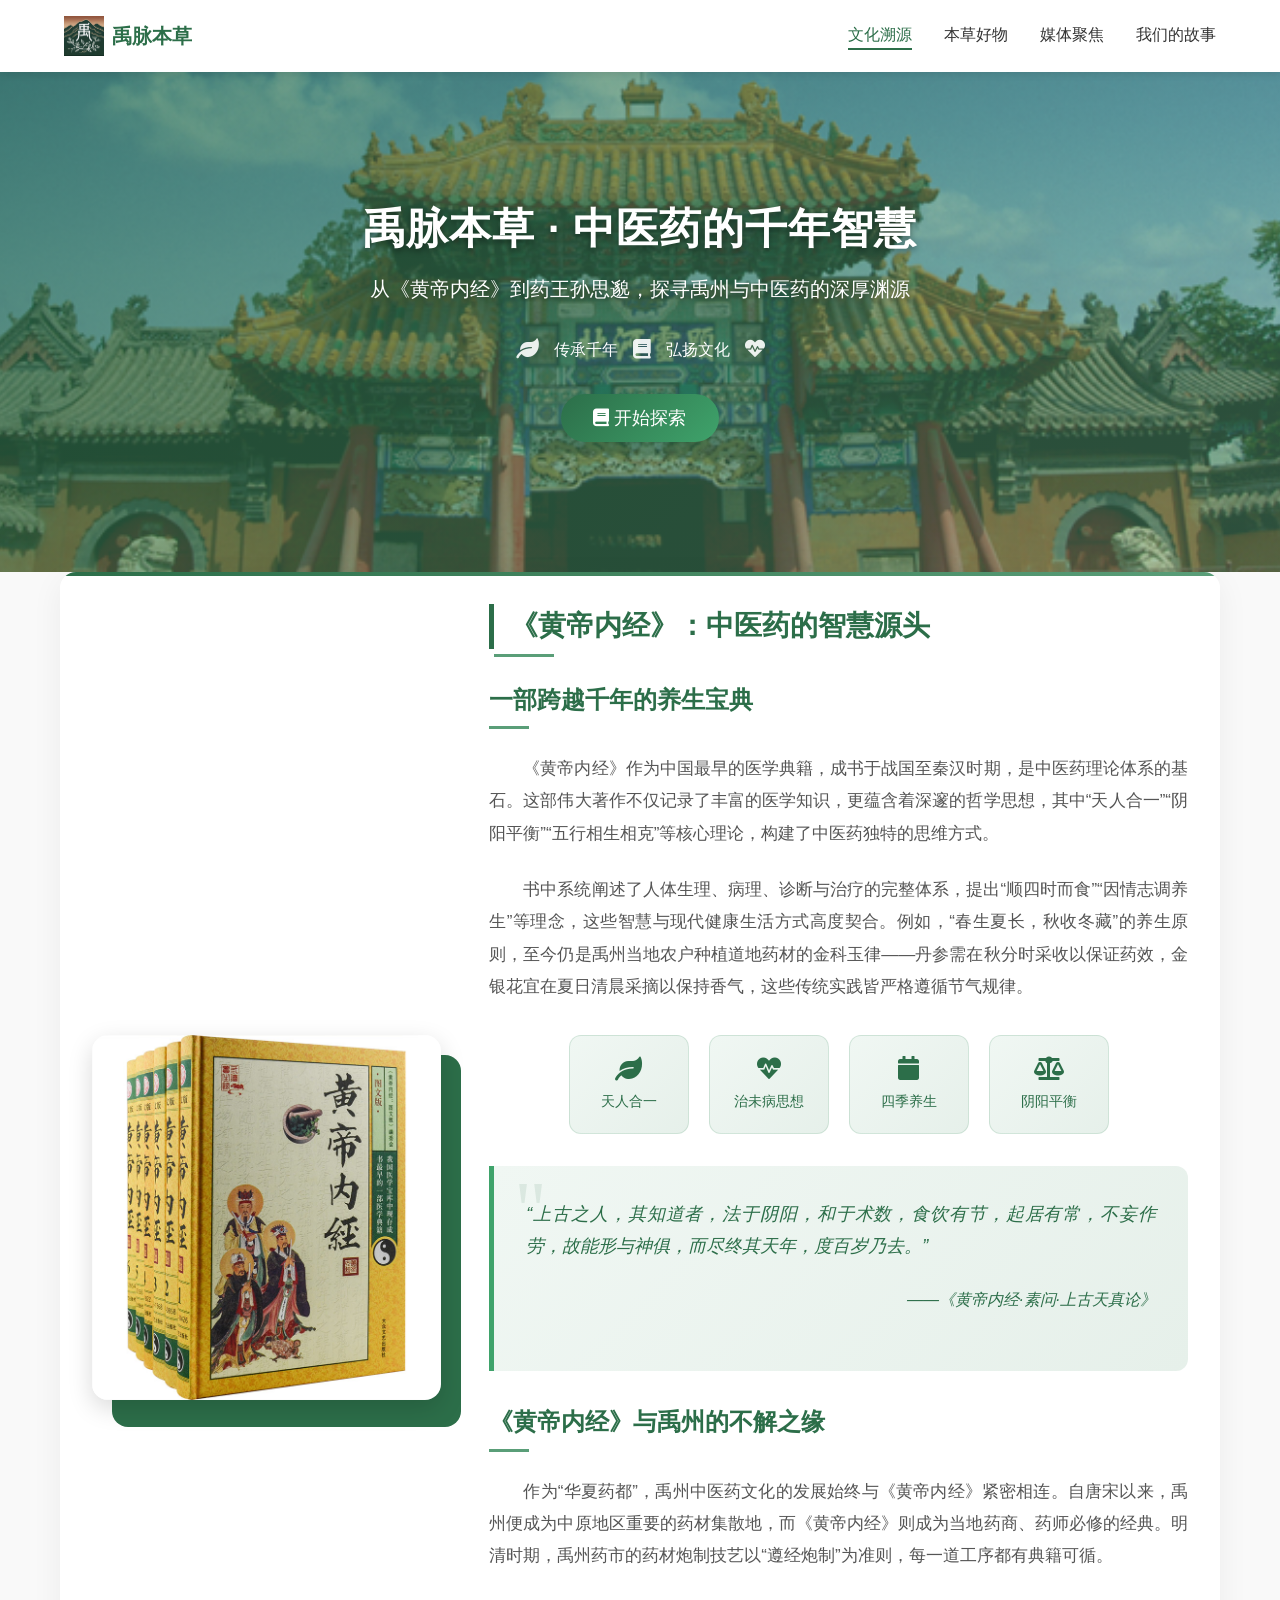
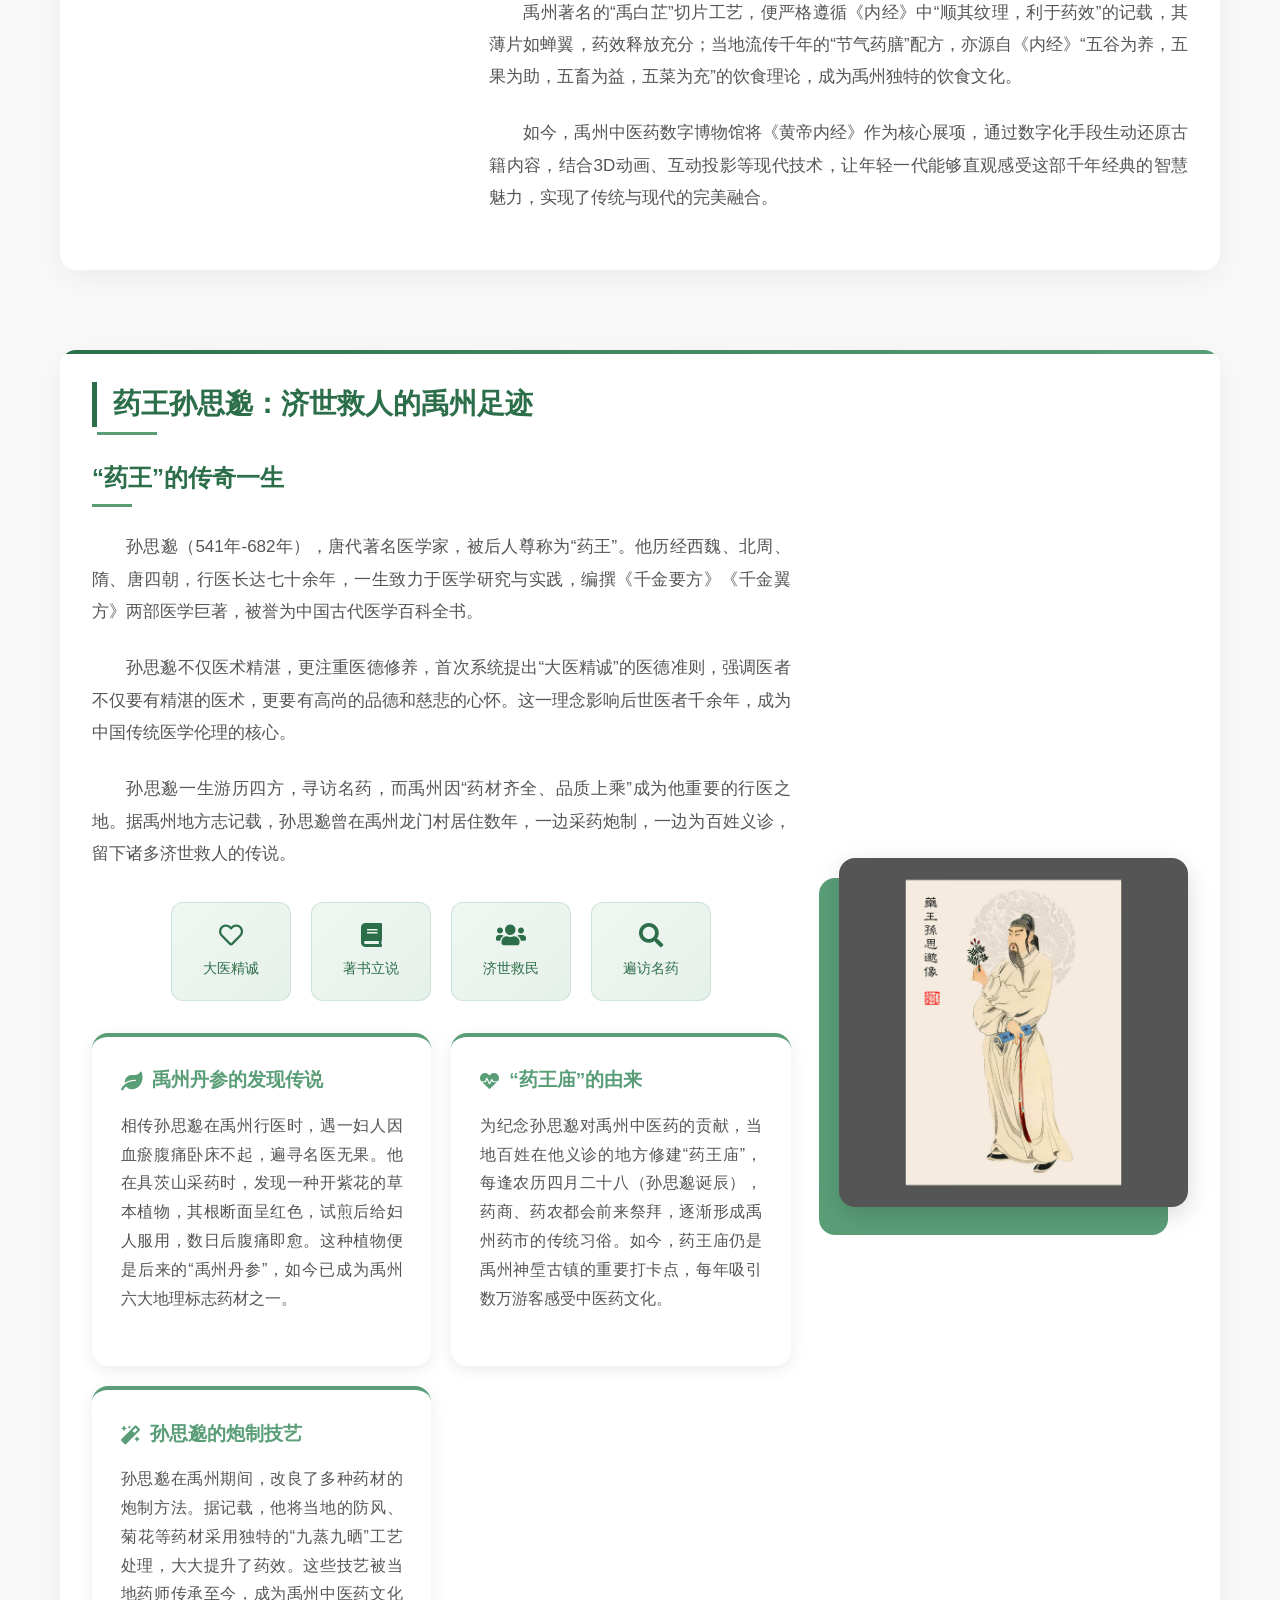
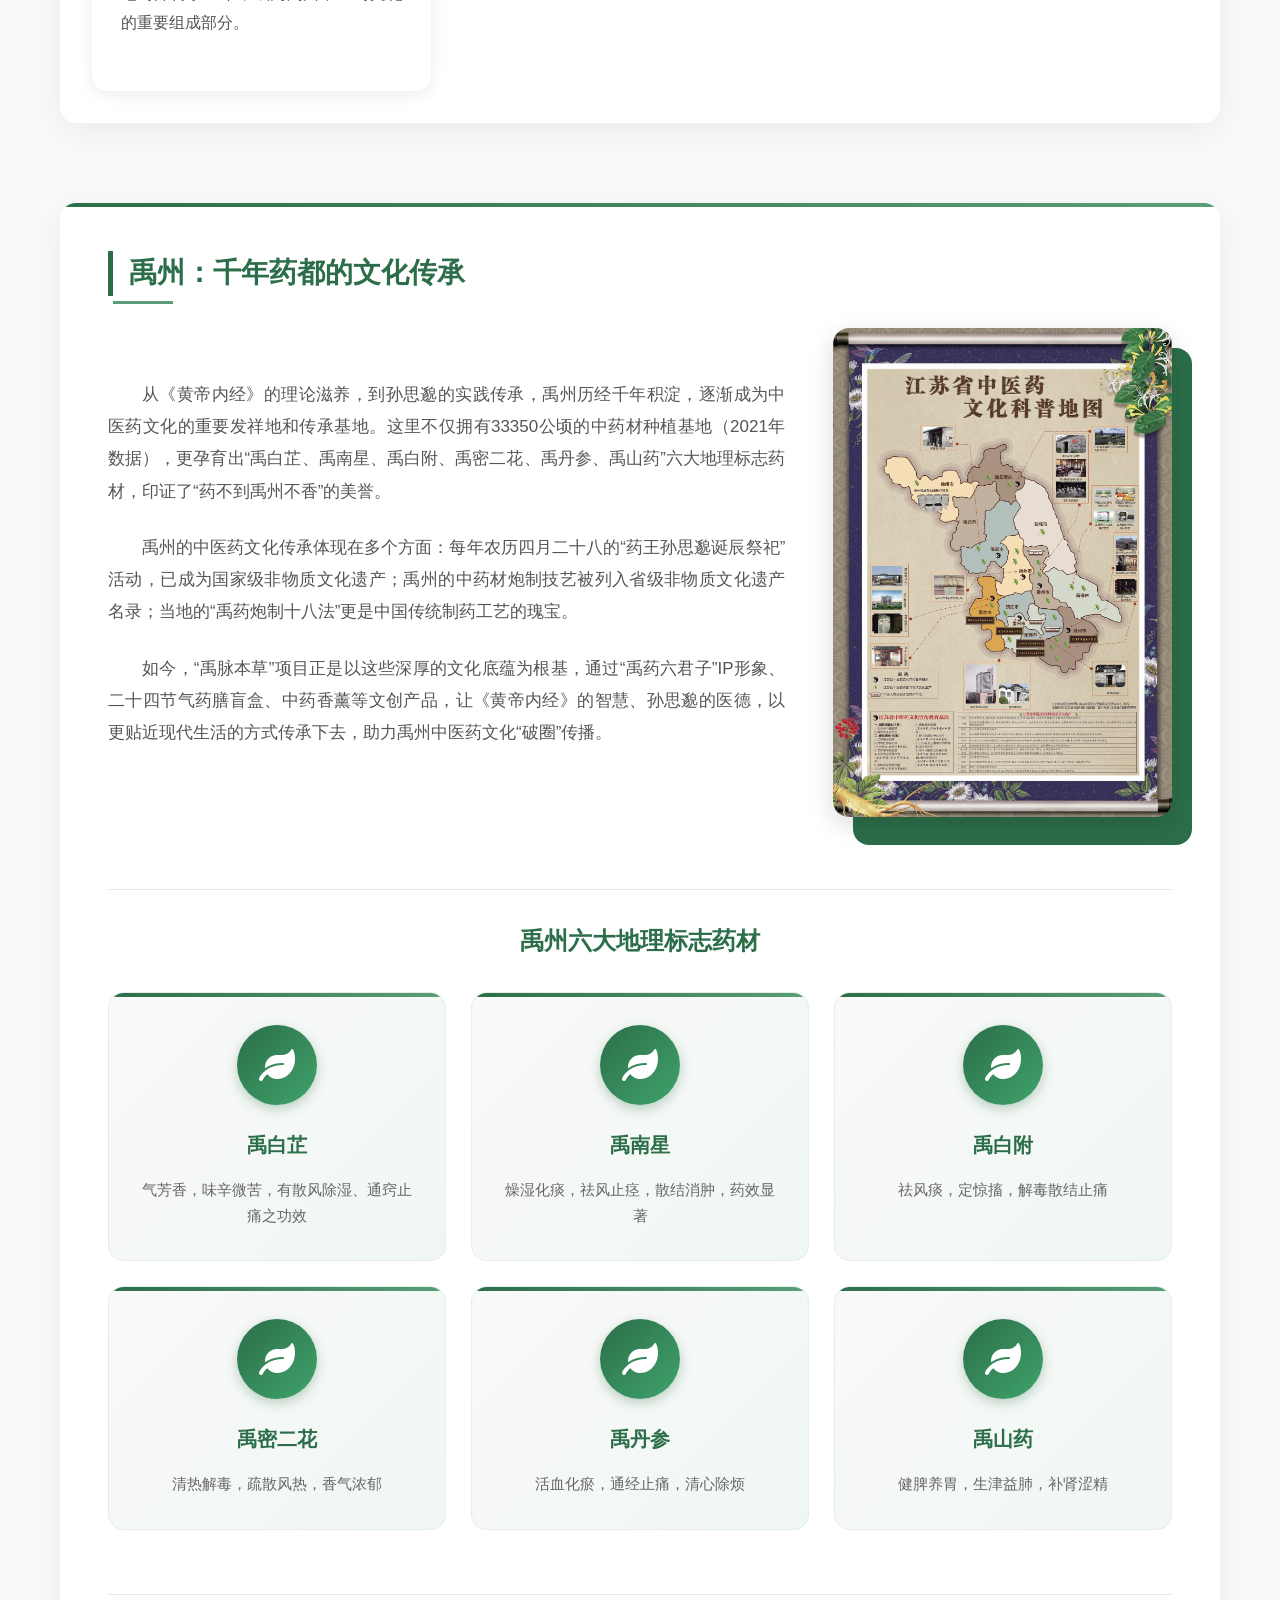
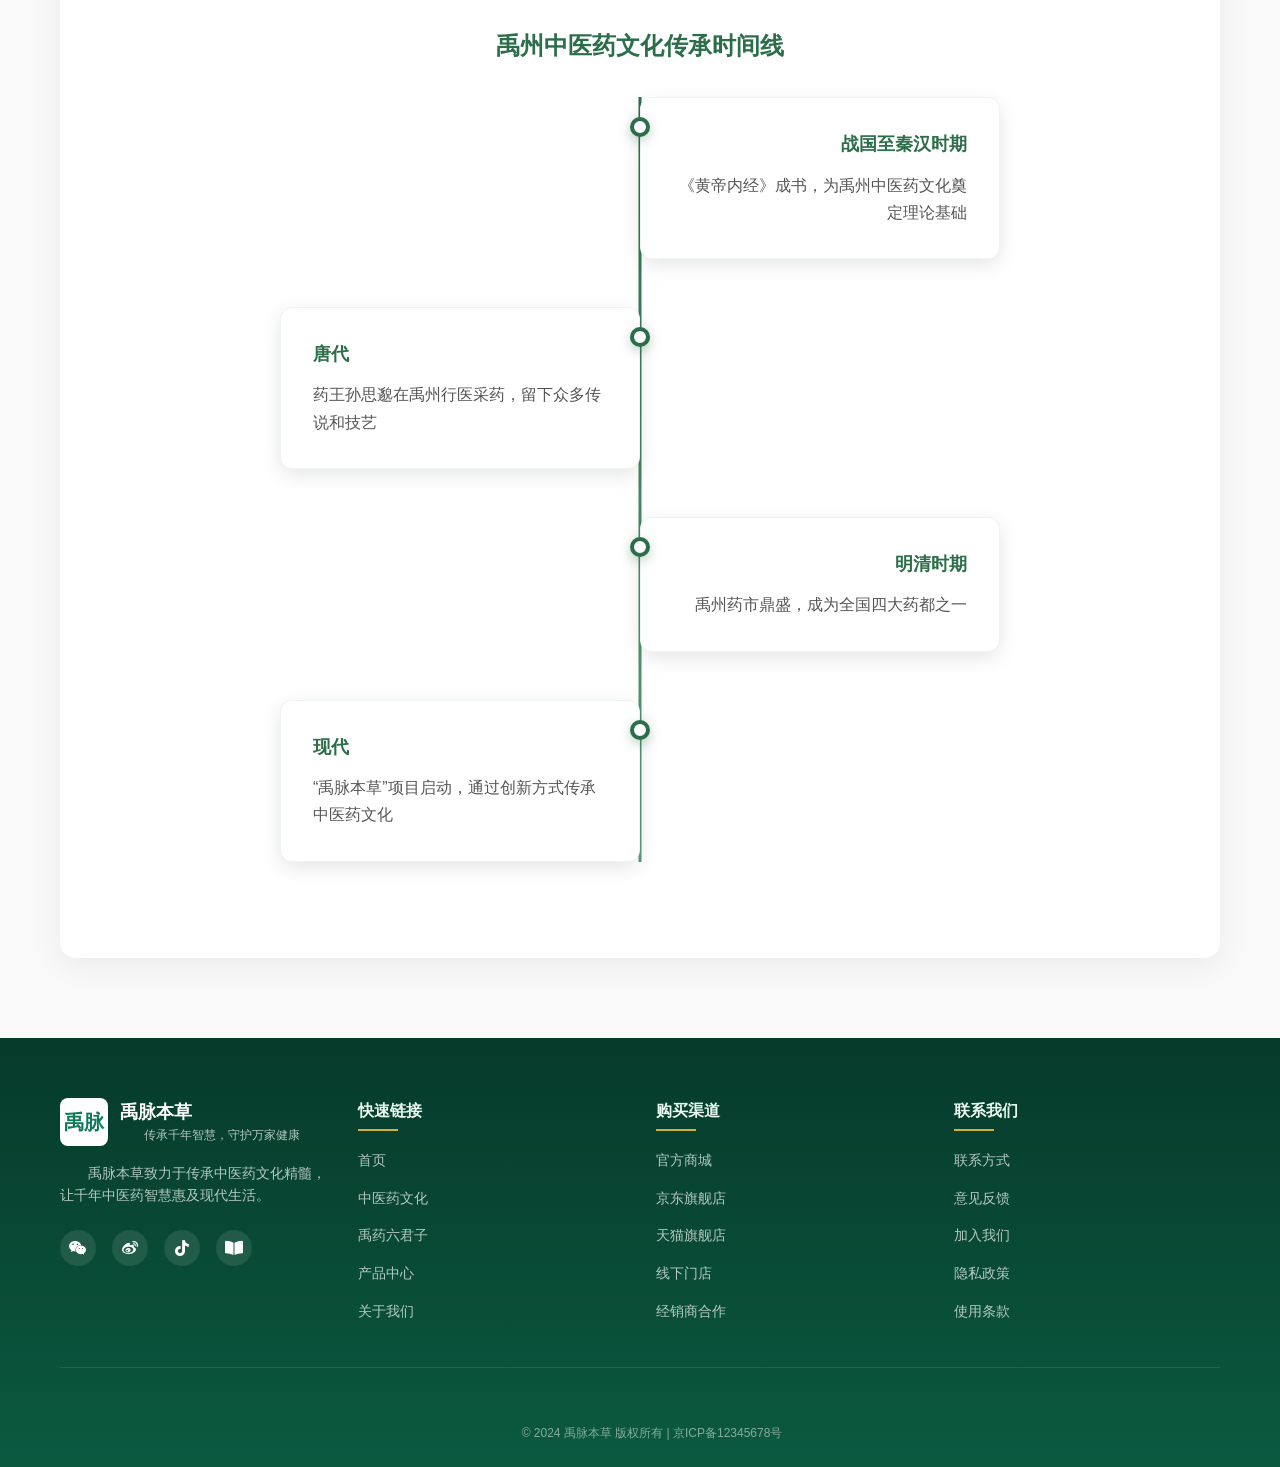
<file: yumaibencao-website/culture/index.html>
<!DOCTYPE html>
<html lang="zh-CN">

<head>
    <meta charset="UTF-8">
    <meta name="viewport" content="width=device-width, initial-scale=1.0">
    <title>文化溯源 - 禹脉本草</title>
    <!-- 引入公共样式 -->
    <link rel="stylesheet" href="../css/common.css">
    <!-- 引入页面专属样式 -->
    <link rel="stylesheet" href="./css/culture.css">
    <!-- 引入Font Awesome图标（用于装饰和社交媒体图标） -->
    <link rel="stylesheet" href="https://cdnjs.cloudflare.com/ajax/libs/font-awesome/5.15.4/css/all.min.css">
    <script src="https://code.jquery.com/jquery-3.6.0.min.js"></script>
    <!-- 引入动画库 -->
    <style>
        /* 页面加载动画 */
        @keyframes fadeIn {
            from { opacity: 0; transform: translateY(20px); }
            to { opacity: 1; transform: translateY(0); }
        }
        
        .fade-in {
            animation: fadeIn 0.8s ease-out forwards;
        }
        
        .delay-1 { animation-delay: 0.2s; }
        .delay-2 { animation-delay: 0.4s; }
        .delay-3 { animation-delay: 0.6s; }
    </style>
</head>

<body>
    <!-- 导航栏（与其他页面统一） -->
    <nav class="navbar">
        <div class="navbar-container">
            <div class="logo">
                <img src="./images/logo.png" alt="禹脉本草LOGO">
                <span class="logo-text">禹脉本草</span>
            </div>
            <div class="nav-links">
                <a href="../culture/index.html" class="active">文化溯源</a>
                <a href="../products/index.html">本草好物</a>
                <a href="../page2_medium/各大媒体宣传成果/媒体宣传成果.html">媒体聚焦</a>
                <a href="../page3_our_story/溯源之旅/我们的故事.html">我们的故事</a>
            </div>
        </div>
    </nav>

    <!-- Banner区 -->
    <section class="banner">
        <img src="./images/banner-bg.jpg" alt="禹州中医药文化场景" class="banner-bg">
        <div class="banner-mask"></div>
        <div class="banner-content fade-in">
            <h1 class="banner-title">禹脉本草 · 中医药的千年智慧</h1>
            <p class="banner-subtitle">从《黄帝内经》到药王孙思邈，探寻禹州与中医药的深厚渊源</p>
            <div class="banner-decoration">
                <i class="fa fa-leaf"></i>
                <span>传承千年</span>
                <i class="fa fa-book"></i>
                <span>弘扬文化</span>
                <i class="fa fa-heartbeat"></i>
            </div>
            <button class="banner-btn" onclick="scrollToContent()">
                <i class="fa fa-book"></i> 开始探索
            </button>
        </div>
    </section>

    <!-- 核心内容区 -->
    <main class="container" id="content">
        <!-- 第一模块：《黄帝内经》与禹州文化 -->
        <section class="section huangdi-section fade-in">
            <div class="huangdi-img">
                <img src="./images/huangdi-book.jpg" alt="《黄帝内经》古籍" class="card-hover">
            </div>
            <div class="huangdi-content">
                <h2 class="section-title">《黄帝内经》：中医药的智慧源头</h2>
                <h3>一部跨越千年的养生宝典</h3>
                <p>《黄帝内经》作为中国最早的医学典籍，成书于战国至秦汉时期，是中医药理论体系的基石。这部伟大著作不仅记录了丰富的医学知识，更蕴含着深邃的哲学思想，其中“天人合一”“阴阳平衡”“五行相生相克”等核心理论，构建了中医药独特的思维方式。</p>
                <p>书中系统阐述了人体生理、病理、诊断与治疗的完整体系，提出“顺四时而食”“因情志调养生”等理念，这些智慧与现代健康生活方式高度契合。例如，“春生夏长，秋收冬藏”的养生原则，至今仍是禹州当地农户种植道地药材的金科玉律——丹参需在秋分时采收以保证药效，金银花宜在夏日清晨采摘以保持香气，这些传统实践皆严格遵循节气规律。</p>
                
                <div class="huangdi-highlights">
                    <div class="highlight-item">
                        <i class="fa fa-leaf"></i>
                        <span>天人合一</span>
                    </div>
                    <div class="highlight-item">
                        <i class="fa fa-heartbeat"></i>
                        <span>治未病思想</span>
                    </div>
                    <div class="highlight-item">
                        <i class="fa fa-calendar"></i>
                        <span>四季养生</span>
                    </div>
                    <div class="highlight-item">
                        <i class="fa fa-balance-scale"></i>
                        <span>阴阳平衡</span>
                    </div>
                </div>

                <div class="huangdi-quote">
                    <p>“上古之人，其知道者，法于阴阳，和于术数，食饮有节，起居有常，不妄作劳，故能形与神俱，而尽终其天年，度百岁乃去。”</p>
                    <p>——《黄帝内经·素问·上古天真论》</p>
                </div>

                <h3>《黄帝内经》与禹州的不解之缘</h3>
                <p>作为“华夏药都”，禹州中医药文化的发展始终与《黄帝内经》紧密相连。自唐宋以来，禹州便成为中原地区重要的药材集散地，而《黄帝内经》则成为当地药商、药师必修的经典。明清时期，禹州药市的药材炮制技艺以“遵经炮制”为准则，每一道工序都有典籍可循。</p>
                <p>禹州著名的“禹白芷”切片工艺，便严格遵循《内经》中“顺其纹理，利于药效”的记载，其薄片如蝉翼，药效释放充分；当地流传千年的“节气药膳”配方，亦源自《内经》“五谷为养，五果为助，五畜为益，五菜为充”的饮食理论，成为禹州独特的饮食文化。</p>
                <p>如今，禹州中医药数字博物馆将《黄帝内经》作为核心展项，通过数字化手段生动还原古籍内容，结合3D动画、互动投影等现代技术，让年轻一代能够直观感受这部千年经典的智慧魅力，实现了传统与现代的完美融合。</p>
            </div>
        </section>

        <!-- 第二模块：药王孙思邈在禹州 -->
        <section class="section sunsimiao-section fade-in">
            <div class="sunsimiao-img">
                <img src="./images/sunsimiao-portrait.jpg" alt="药王孙思邈" class="card-hover">
            </div>
            <div class="sunsimiao-content">
                <h2 class="section-title">药王孙思邈：济世救人的禹州足迹</h2>
                <h3>“药王”的传奇一生</h3>
                <p>孙思邈（541年-682年），唐代著名医学家，被后人尊称为“药王”。他历经西魏、北周、隋、唐四朝，行医长达七十余年，一生致力于医学研究与实践，编撰《千金要方》《千金翼方》两部医学巨著，被誉为中国古代医学百科全书。</p>
                <p>孙思邈不仅医术精湛，更注重医德修养，首次系统提出“大医精诚”的医德准则，强调医者不仅要有精湛的医术，更要有高尚的品德和慈悲的心怀。这一理念影响后世医者千余年，成为中国传统医学伦理的核心。</p>
                <p>孙思邈一生游历四方，寻访名药，而禹州因“药材齐全、品质上乘”成为他重要的行医之地。据禹州地方志记载，孙思邈曾在禹州龙门村居住数年，一边采药炮制，一边为百姓义诊，留下诸多济世救人的传说。</p>
                
                <div class="sunsimiao-virtues">
                    <div class="virtue-item">
                        <i class="far fa-heart"></i>
                        <span>大医精诚</span>
                    </div>
                    <div class="virtue-item">
                        <i class="fa fa-book"></i>
                        <span>著书立说</span>
                    </div>
                    <div class="virtue-item">
                        <i class="fa fa-users"></i>
                        <span>济世救民</span>
                    </div>
                    <div class="virtue-item">
                        <i class="fa fa-search"></i>
                        <span>遍访名药</span>
                    </div>
                </div>

                <div class="sunsimiao-stories">
                    <div class="story-card card-hover">
                        <h4><i class="fa fa-leaf" style="color: #5a9e78;"></i> 禹州丹参的发现传说</h4>
                        <p>相传孙思邈在禹州行医时，遇一妇人因血瘀腹痛卧床不起，遍寻名医无果。他在具茨山采药时，发现一种开紫花的草本植物，其根断面呈红色，试煎后给妇人服用，数日后腹痛即愈。这种植物便是后来的“禹州丹参”，如今已成为禹州六大地理标志药材之一。</p>
                    </div>
                    <div class="story-card card-hover">
                        <h4><i class="fa fa-heartbeat" style="color: #5a9e78;"></i> “药王庙”的由来</h4>
                        <p>为纪念孙思邈对禹州中医药的贡献，当地百姓在他义诊的地方修建“药王庙”，每逢农历四月二十八（孙思邈诞辰），药商、药农都会前来祭拜，逐渐形成禹州药市的传统习俗。如今，药王庙仍是禹州神垕古镇的重要打卡点，每年吸引数万游客感受中医药文化。</p>
                    </div>
                    <div class="story-card card-hover">
                        <h4><i class="fa fa-magic" style="color: #5a9e78;"></i> 孙思邈的炮制技艺</h4>
                        <p>孙思邈在禹州期间，改良了多种药材的炮制方法。据记载，他将当地的防风、菊花等药材采用独特的“九蒸九晒”工艺处理，大大提升了药效。这些技艺被当地药师传承至今，成为禹州中医药文化的重要组成部分。</p>
                    </div>
                </div>
            </div>
        </section>

        <!-- 第三模块：禹州——中医药文化的传承之地 -->
        <section class="section relation-section fade-in">
            <h2 class="section-title">禹州：千年药都的文化传承</h2>
            <div class="relation-content">
                <div class="relation-text">
                    <p>从《黄帝内经》的理论滋养，到孙思邈的实践传承，禹州历经千年积淀，逐渐成为中医药文化的重要发祥地和传承基地。这里不仅拥有33350公顷的中药材种植基地（2021年数据），更孕育出“禹白芷、禹南星、禹白附、禹密二花、禹丹参、禹山药”六大地理标志药材，印证了“药不到禹州不香”的美誉。</p>
                    <p>禹州的中医药文化传承体现在多个方面：每年农历四月二十八的“药王孙思邈诞辰祭祀”活动，已成为国家级非物质文化遗产；禹州的中药材炮制技艺被列入省级非物质文化遗产名录；当地的“禹药炮制十八法”更是中国传统制药工艺的瑰宝。</p>
                    <p>如今，“禹脉本草”项目正是以这些深厚的文化底蕴为根基，通过“禹药六君子”IP形象、二十四节气药膳盲盒、中药香薰等文创产品，让《黄帝内经》的智慧、孙思邈的医德，以更贴近现代生活的方式传承下去，助力禹州中医药文化“破圈”传播。</p>
                </div>
                <div class="relation-map">
                    <!-- 可选：替换为禹州中医药文化地图（标注药王庙、古药市等） -->
                    <img src="./images/yuzhou-map.jpg" alt="禹州中医药文化地图" class="card-hover">
                </div>
            </div>
            
            <!-- 禹州六大药材展示 -->
            <div class="six-medicines">
                <h3>禹州六大地理标志药材</h3>
                <div class="medicine-grid">
                    <div class="medicine-card card-hover">
                        <div class="medicine-icon">
                            <i class="fa fa-leaf"></i>
                        </div>
                        <h4>禹白芷</h4>
                        <p>气芳香，味辛微苦，有散风除湿、通窍止痛之功效</p>
                    </div>
                    <div class="medicine-card card-hover">
                        <div class="medicine-icon">
                            <i class="fa fa-leaf"></i>
                        </div>
                        <h4>禹南星</h4>
                        <p>燥湿化痰，祛风止痉，散结消肿，药效显著</p>
                    </div>
                    <div class="medicine-card card-hover">
                        <div class="medicine-icon">
                            <i class="fa fa-leaf"></i>
                        </div>
                        <h4>禹白附</h4>
                        <p>祛风痰，定惊搐，解毒散结止痛</p>
                    </div>
                    <div class="medicine-card card-hover">
                        <div class="medicine-icon">
                            <i class="fa fa-leaf"></i>
                        </div>
                        <h4>禹密二花</h4>
                        <p>清热解毒，疏散风热，香气浓郁</p>
                    </div>
                    <div class="medicine-card card-hover">
                        <div class="medicine-icon">
                            <i class="fa fa-leaf"></i>
                        </div>
                        <h4>禹丹参</h4>
                        <p>活血化瘀，通经止痛，清心除烦</p>
                    </div>
                    <div class="medicine-card card-hover">
                        <div class="medicine-icon">
                            <i class="fa fa-leaf"></i>
                        </div>
                        <h4>禹山药</h4>
                        <p>健脾养胃，生津益肺，补肾涩精</p>
                    </div>
                </div>
            </div>
            
            <!-- 文化传承时间线 -->
            <div class="timeline">
                <h3>禹州中医药文化传承时间线</h3>
                <div class="timeline-items">
                    <div class="timeline-item">
                        <div class="timeline-dot"></div>
                        <div class="timeline-content">
                            <h4>战国至秦汉时期</h4>
                            <p>《黄帝内经》成书，为禹州中医药文化奠定理论基础</p>
                        </div>
                    </div>
                    <div class="timeline-item">
                        <div class="timeline-dot"></div>
                        <div class="timeline-content">
                            <h4>唐代</h4>
                            <p>药王孙思邈在禹州行医采药，留下众多传说和技艺</p>
                        </div>
                    </div>
                    <div class="timeline-item">
                        <div class="timeline-dot"></div>
                        <div class="timeline-content">
                            <h4>明清时期</h4>
                            <p>禹州药市鼎盛，成为全国四大药都之一</p>
                        </div>
                    </div>
                    <div class="timeline-item">
                        <div class="timeline-dot"></div>
                        <div class="timeline-content">
                            <h4>现代</h4>
                            <p>“禹脉本草”项目启动，通过创新方式传承中医药文化</p>
                        </div>
                    </div>
                </div>
            </div>
        </section>
    </main>

    <!-- 页脚（与其他页面统一） -->
    <footer class="site-footer">
        <div class="container">
            <div class="footer-inner">
                <div class="footer-column">
                    <div class="footer-logo">
                        <div class="logo-mark small">禹脉</div>
                        <div>
                            <h3 style="color: #fff; margin: 0; font-size: 18px;">禹脉本草</h3>
                            <p style="color: rgba(255,255,255,0.7); margin: 0; font-size: 12px;">传承千年智慧，守护万家健康</p>
                        </div>
                    </div>
                    <p class="footer-desc">禹脉本草致力于传承中医药文化精髓，让千年中医药智慧惠及现代生活。</p>
                    <div class="footer-social">
                        <a href="#" aria-label="微信"><i class="fab fa-weixin"></i></a>
                        <a href="#" aria-label="微博"><i class="fab fa-weibo"></i></a>
                        <a href="#" aria-label="抖音"><i class="fab fa-tiktok"></i></a>
                        <a href="#" aria-label="小红书"><i class="fas fa-book-open"></i></a>
                    </div>
                </div>
                <div class="footer-column">
                    <h4>快速链接</h4>
                    <ul class="footer-links">
                        <li><a href="#">首页</a></li>
                        <li><a href="#">中医药文化</a></li>
                        <li><a href="#">禹药六君子</a></li>
                        <li><a href="#">产品中心</a></li>
                        <li><a href="#">关于我们</a></li>
                    </ul>
                </div>
                <div class="footer-column">
                    <h4>购买渠道</h4>
                    <ul class="footer-links">
                        <li><a href="#">官方商城</a></li>
                        <li><a href="#">京东旗舰店</a></li>
                        <li><a href="#">天猫旗舰店</a></li>
                        <li><a href="#">线下门店</a></li>
                        <li><a href="#">经销商合作</a></li>
                    </ul>
                </div>
                <div class="footer-column">
                    <h4>联系我们</h4>
                    <ul class="footer-links">
                        <li><a href="#">联系方式</a></li>
                        <li><a href="#">意见反馈</a></li>
                        <li><a href="#">加入我们</a></li>
                        <li><a href="#">隐私政策</a></li>
                        <li><a href="#">使用条款</a></li>
                    </ul>
                </div>
            </div>
            <div class="footer-bottom">
                <p>© 2024 禹脉本草 版权所有 | 京ICP备12345678号</p>
            </div>
        </div>
    </footer>

    <!-- 交互脚本 -->
    <script>
        // 点击Banner按钮滚动到内容区
        function scrollToContent() {
            document.getElementById('content').scrollIntoView({
                behavior: 'smooth' // 平滑滚动
            });
        }

        // 导航栏高亮当前页面
        window.onload = function () {
            const links = document.querySelectorAll('.nav-links a');
            links.forEach(link => {
                if (link.href === window.location.href) {
                    link.classList.add('active');
                }
            });
            
            // 初始化滚动动画
            initScrollAnimation();
        }
        
        // 滚动动画效果
        function initScrollAnimation() {
            const observer = new IntersectionObserver((entries) => {
                entries.forEach(entry => {
                    if (entry.isIntersecting) {
                        entry.target.style.opacity = 1;
                        entry.target.style.transform = 'translateY(0)';
                    }
                });
            }, { threshold: 0.1 });
            
            document.querySelectorAll('.fade-in').forEach(element => {
                element.style.opacity = 0;
                element.style.transform = 'translateY(20px)';
                element.style.transition = 'opacity 0.8s ease, transform 0.8s ease';
                observer.observe(element);
            });
        }
        
        // 给卡片添加鼠标悬浮效果
        document.querySelectorAll('.card-hover').forEach(card => {
            card.addEventListener('mouseenter', () => {
                card.style.transform = 'translateY(-5px) scale(1.02)';
                card.style.boxShadow = '0 12px 24px rgba(0, 0, 0, 0.15)';
            });
            
            card.addEventListener('mouseleave', () => {
                card.style.transform = 'translateY(0) scale(1)';
                card.style.boxShadow = '0 4px 12px rgba(0, 0, 0, 0.1)';
            });
        });
    </script>
</body>

</html>
</file>
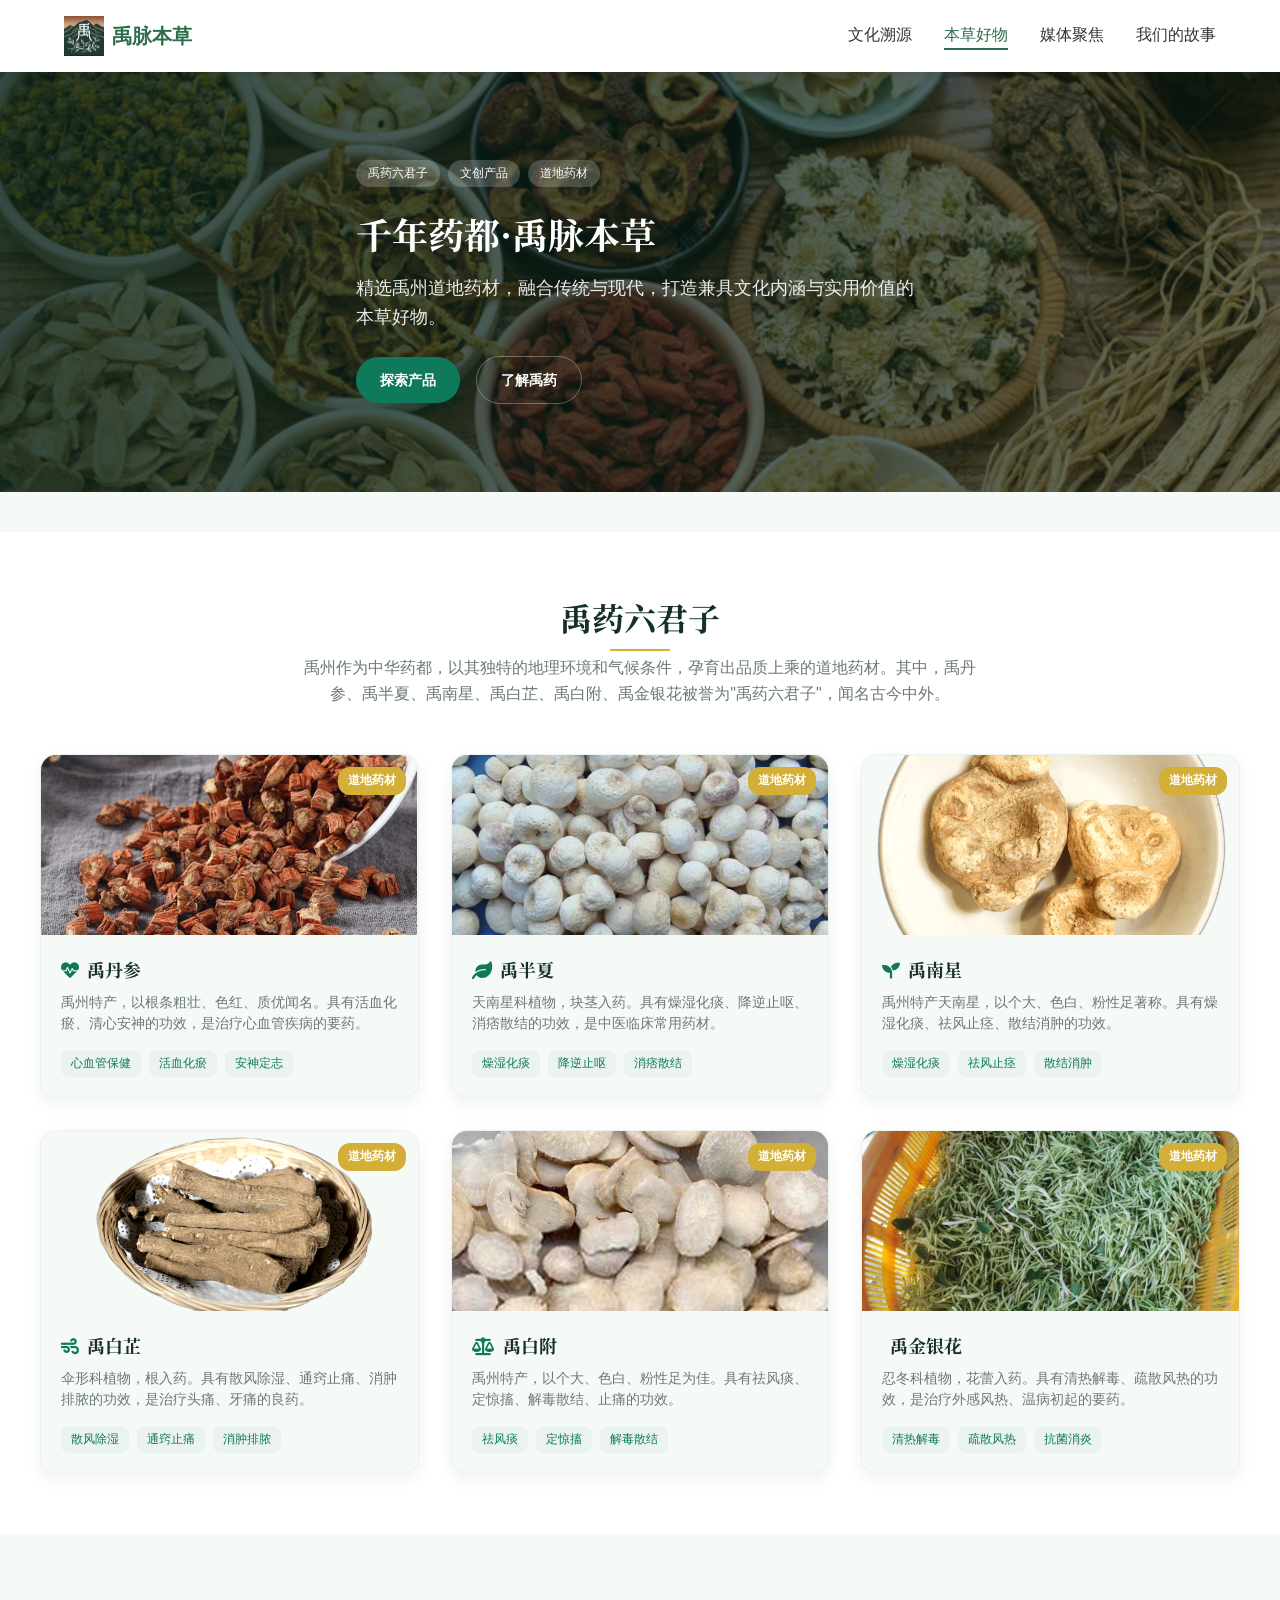
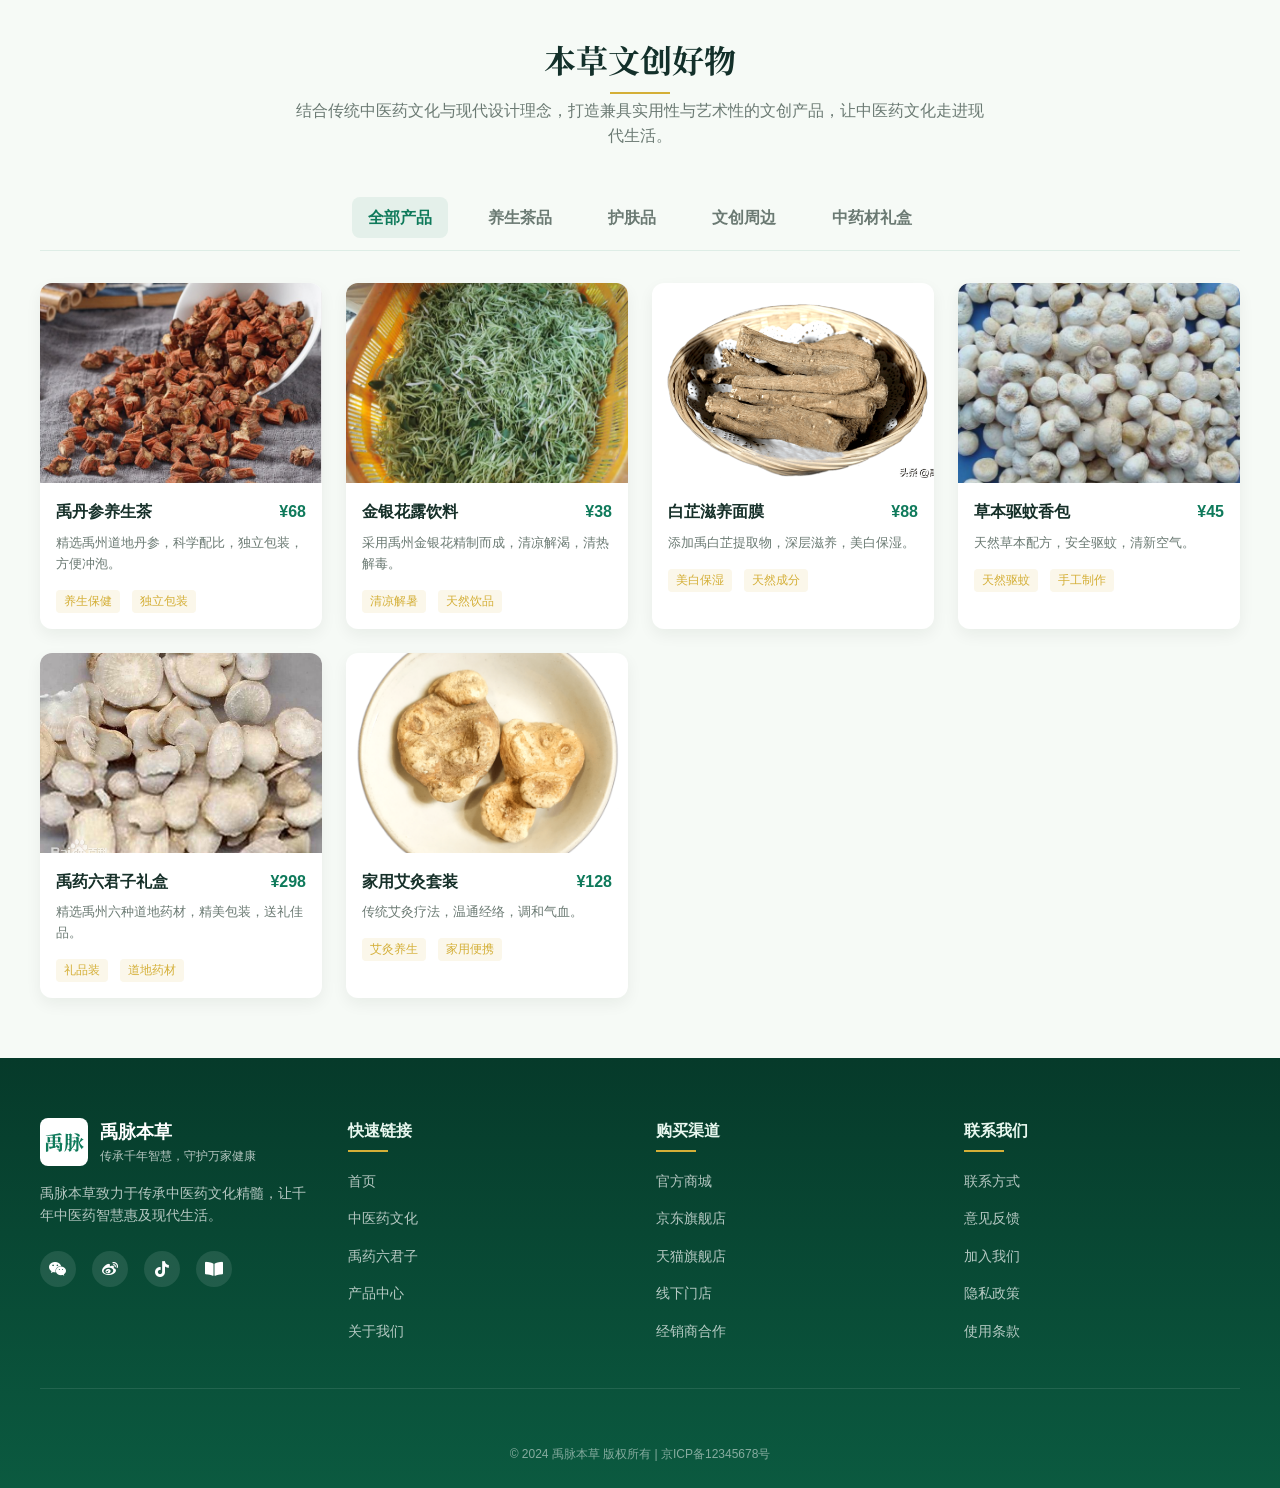
<file: yumaibencao-website/products/index.html>
<!DOCTYPE html>
<html lang="zh-CN">

<head>
    <meta charset="UTF-8">
    <meta name="viewport" content="width=device-width, initial-scale=1.0">
    <title>本草好物 - 禹脉本草</title>
    <!-- 引入公共样式 -->
    <link rel="stylesheet" href="../css/common.css">
    <!-- 引入Font Awesome图标 -->
    <link rel="stylesheet" href="https://cdnjs.cloudflare.com/ajax/libs/font-awesome/5.15.4/css/all.min.css">
    <script src="https://code.jquery.com/jquery-3.6.0.min.js"></script>
    <!-- 引入Google字体 -->
    <link href="https://fonts.googleapis.com/css2?family=Noto+Serif+SC:wght@400;700&family=Inter:wght@300;400;600&display=swap" rel="stylesheet">
    <!-- 页面专属样式 -->
    <style>
        :root{
            --container: 1200px;
            --green: #0f7a5b; /* 本草绿 */
            --gold: #d4af37; /* 钧瓷金 */
            --muted: #6b7a73;
            --bg: #f6faf6;
            --card-bg: #ffffff;
            --shadow: 0 6px 16px rgba(10,30,20,0.06);
        }

        *{box-sizing:border-box;margin:0;padding:0}
        html,body{height:100%}
        body{
            font-family: "Inter", "Noto Serif SC", system-ui, -apple-system, "Segoe UI", Roboto, "Helvetica Neue", Arial;
            background:var(--bg);
            color:#163029;
            -webkit-font-smoothing:antialiased;
            -moz-osx-font-smoothing:grayscale;
            line-height:1.6;
        }

        /* 容器样式 */
        .container{
            width: calc(100% - 32px);
            max-width: var(--container);
            margin: 0 auto;
        }

        /* 英雄区样式 */
        .hero{
            position:relative;
            min-height:420px;
            display:flex;
            align-items:center;
            color:white;
            margin-bottom:40px;
            overflow:hidden;
            cursor:zoom-in;
        }
        .hero-bg{
            position:absolute;
            inset:0;
            background-image:url('../img/背景图.jpg'); /* 中药材种植基地航拍图 */
            background-size:cover;
            background-position:center;
            filter:brightness(0.65) saturate(0.9);
            z-index:0;
            transition:transform 0.8s ease;
        }
        .hero:hover .hero-bg{
            transform:scale(1.1);
        }
        .hero-overlay{
            position:absolute;
            inset:0;
            background:linear-gradient(90deg,rgba(10,40,30,0.7),rgba(10,40,30,0.4));
            z-index:1;
            pointer-events:none;
        }
        .hero-content{
            position:relative;
            z-index:2;
            padding:48px 16px;
            max-width:600px;
            pointer-events:auto;
        }
        .hero-tags{
            display:flex;
            gap:8px;
            margin-bottom:24px;
        }
        .hero-tag{
            background:rgba(255,255,255,0.2);
            padding:4px 12px;
            border-radius:16px;
            font-size:12px;
        }
        .hero-title{
            font-size:36px;
            font-weight:700;
            font-family: "Noto Serif SC", serif;
            margin-bottom:16px;
            line-height:1.3;
        }
        .hero-subtitle{
            font-size:18px;
            margin-bottom:24px;
            opacity:0.9;
            line-height:1.6;
        }

        /* 按钮样式 */
        .btn{
            display:inline-block;
            padding:12px 24px;
            border-radius:28px;
            text-decoration:none;
            font-weight:600;
            font-size:14px;
            transition:all 0.2s ease;
        }
        .btn-primary{
            background:var(--green);
            color:#fff;
            box-shadow: 0 6px 16px rgba(11,90,64,0.2);
        }
        .btn-primary:hover{
            background:#0b5a40;
            transform:translateY(-2px);
        }
        .btn-ghost{
            background:transparent;
            border:1px solid rgba(255,255,255,0.3);
            color:#fff;
            margin-left:12px;
        }
        .btn-ghost:hover{
            background:rgba(255,255,255,0.1);
        }

        /* 禹药六君子介绍区 */
        .yuyao-section{
            padding:60px 0;
            background:var(--card-bg);
            margin-bottom:60px;
        }
        .section-header{
            text-align:center;
            margin-bottom:48px;
        }
        .section-title{
            font-size:32px;
            font-family: "Noto Serif SC", serif;
            color:#13302a;
            margin-bottom:12px;
            position:relative;
            display:inline-block;
        }
        .section-title::after{
            content:'';
            position:absolute;
            bottom:-8px;
            left:50%;
            transform:translateX(-50%);
            width:60px;
            height:2px;
            background:var(--gold);
        }
        .section-desc{
            color:var(--muted);
            max-width:700px;
            margin:0 auto;
        }

        /* 六君子卡片容器 */
        .yuyao-grid{
            display:grid;
            grid-template-columns: repeat(auto-fit, minmax(280px, 1fr));
            gap:32px;
            margin-top:24px;
        }
        .yuyao-card{
            background:var(--bg);
            border-radius:16px;
            overflow:hidden;
            box-shadow:var(--shadow);
            transition:transform 0.3s ease;
            border:1px solid rgba(15,122,91,0.05);
        }
        .yuyao-card:hover{
            transform:translateY(-8px);
        }
        .yuyao-card-header{
            position:relative;
            height:180px;
            overflow:hidden;
        }
        .yuyao-card-header img{
            width:100%;
            height:100%;
            object-fit:cover;
            transition:transform 0.5s ease;
        }
        .yuyao-card:hover .yuyao-card-header img{
            transform:scale(1.05);
        }
        .yuyao-card-badge{
            position:absolute;
            top:12px;
            right:12px;
            background:var(--gold);
            color:#fff;
            padding:4px 10px;
            border-radius:12px;
            font-size:12px;
            font-weight:600;
        }
        .yuyao-card-body{
            padding:20px;
        }
        .yuyao-card-title{
            font-size:18px;
            font-family: "Noto Serif SC", serif;
            margin-bottom:8px;
            display:flex;
            align-items:center;
            gap:8px;
        }
        .yuyao-card-title i{
            color:var(--green);
        }
        .yuyao-card-desc{
            color:var(--muted);
            font-size:14px;
            margin-bottom:16px;
            line-height:1.5;
        }
        .yuyao-card-props{
            display:flex;
            flex-wrap:wrap;
            gap:8px;
            margin-top:12px;
        }
        .yuyao-card-prop{
            background:rgba(15,122,91,0.05);
            padding:4px 10px;
            border-radius:8px;
            font-size:12px;
            color:var(--green);
        }

        /* 文创产品区 */
        .product-section{
            padding:40px 0 60px;
        }
        .product-tabs{
            display:flex;
            justify-content:center;
            gap:24px;
            margin-bottom:32px;
            border-bottom:1px solid rgba(15,122,91,0.1);
            padding-bottom:12px;
        }
        .product-tab{
            padding:8px 16px;
            cursor:pointer;
            font-weight:600;
            color:var(--muted);
            border-radius:8px;
            transition:all 0.2s ease;
        }
        .product-tab.active{
            color:var(--green);
            background:rgba(15,122,91,0.08);
        }

        /* 产品卡片容器 */
        .product-grid{
            display:grid;
            grid-template-columns: repeat(auto-fit, minmax(280px, 1fr));
            gap:24px;
        }
        .product-card{
            background:var(--card-bg);
            border-radius:12px;
            overflow:hidden;
            box-shadow:var(--shadow);
            transition:transform 0.2s ease;
        }
        .product-card:hover{
            transform:translateY(-4px);
        }
        .product-card-img{
            height:200px;
            overflow:hidden;
        }
        .product-card-img img{
            width:100%;
            height:100%;
            object-fit:cover;
            transition:transform 0.5s ease;
        }
        .product-card:hover .product-card-img img{
            transform:scale(1.05);
        }
        .product-card-body{
            padding:16px;
        }
        .product-card-title{
            font-size:16px;
            font-weight:600;
            margin-bottom:8px;
            display:flex;
            justify-content:space-between;
            align-items:center;
        }
        .product-card-price{
            color:var(--green);
            font-weight:700;
        }
        .product-card-desc{
            font-size:13px;
            color:var(--muted);
            margin-bottom:12px;
            display:-webkit-box;
            -webkit-line-clamp:2;
            -webkit-box-orient:vertical;
            overflow:hidden;
        }
        .product-card-tag{
            display:inline-block;
            font-size:12px;
            color:var(--gold);
            background:rgba(212,175,55,0.1);
            padding:2px 8px;
            border-radius:4px;
            margin-right:8px;
        }

        /* 购买面板 */
        .purchase-panel{
            width:320px;
            flex-shrink:0;
            position:sticky;
            top:90px;
            align-self:flex-start;
        }
        
        /* 页脚样式 - 与第一个页面保持一致 */
        .site-footer {
            background: linear-gradient(180deg, #063a2a, #0b5a40);
            color: #e8f7ef;
            padding: 60px 0 24px;
        }
        
        .footer-inner {
            display: flex;
            flex-wrap: wrap;
            justify-content: space-between;
            gap: 32px;
            margin-bottom: 32px;
            border-bottom: 1px solid rgba(255, 255, 255, 0.1);
            padding-bottom: 32px;
        }
        
        .footer-column {
            flex: 1;
            min-width: 200px;
        }
        
        .footer-logo {
            display: flex;
            gap: 12px;
            align-items: center;
            margin-bottom: 16px;
        }
        
        .logo-mark.small {
            width: 48px;
            height: 48px;
            border-radius: 8px;
            background: #fff;
            color: #0f7a5b;
            display: flex;
            align-items: center;
            justify-content: center;
            font-size: 20px;
            font-weight: 700;
            font-family: "Noto Serif SC", serif;
        }
        
        .footer-desc {
            color: rgba(255, 255, 255, 0.7);
            font-size: 14px;
            margin-bottom: 24px;
            max-width: 300px;
        }
        
        .footer-social {
            display: flex;
            gap: 16px;
        }
        
        .footer-social a {
            width: 36px;
            height: 36px;
            border-radius: 50%;
            background: rgba(255, 255, 255, 0.1);
            display: flex;
            align-items: center;
            justify-content: center;
            color: #fff;
            transition: background 0.2s ease;
            text-decoration: none;
        }
        
        .footer-social a:hover {
            background: #d4af37;
        }
        
        .footer-column h4 {
            font-size: 16px;
            margin-bottom: 16px;
            position: relative;
            padding-bottom: 8px;
        }
        
        .footer-column h4::after {
            content: '';
            position: absolute;
            bottom: 0;
            left: 0;
            width: 40px;
            height: 2px;
            background: #d4af37;
        }
        
        .footer-links {
            list-style: none;
        }
        
        .footer-links li {
            margin-bottom: 12px;
        }
        
        .footer-links a {
            color: rgba(255, 255, 255, 0.7);
            text-decoration: none;
            font-size: 14px;
            transition: color 0.2s ease;
        }
        
        .footer-links a:hover {
            color: #d4af37;
        }
        
        .footer-bottom {
            text-align: center;
            font-size: 12px;
            color: rgba(255, 255, 255, 0.5);
            padding-top: 24px;
        }
        
        /* 响应式调整 */
        @media (max-width: 768px) {
            .footer-inner {
                flex-direction: column;
            }
            
            .footer-column {
                min-width: 100%;
            }
        }
    </style>
</head>

<body>
    <!-- 导航栏（与第一个页面统一） -->
    <nav class="navbar">
        <div class="navbar-container">
            <div class="logo">
                <img src="../culture/images/logo.png" alt="禹脉本草LOGO">
                <span class="logo-text">禹脉本草</span>
            </div>
            <div class="nav-links">
                <a href="../culture/index.html" >文化溯源</a>
                <a href="../products/index.html"  class="active">本草好物</a>
                <a href="../page2_medium/各大媒体宣传成果/媒体宣传成果.html">媒体聚焦</a>
                <a href="../page3_our_story/溯源之旅/我们的故事.html">我们的故事</a>
            </div>
        </div>
    </nav>

    <!-- 英雄区 -->
    <section class="hero">
        <div class="hero-bg"></div>
        <div class="hero-overlay"></div>
        <div class="container hero-content">
            <div class="hero-tags">
                <span class="hero-tag">禹药六君子</span>
                <span class="hero-tag">文创产品</span>
                <span class="hero-tag">道地药材</span>
            </div>
            <h1 class="hero-title">千年药都·禹脉本草</h1>
            <p class="hero-subtitle">精选禹州道地药材，融合传统与现代，打造兼具文化内涵与实用价值的本草好物。</p>
            <div>
                <a href="#products" class="btn btn-primary">探索产品</a>
                <a href="#herbs" class="btn btn-ghost">了解禹药</a>
            </div>
        </div>
    </section>

    <!-- 禹药六君子介绍区 -->
    <section class="yuyao-section" id="herbs">
        <div class="container">
            <div class="section-header">
                <h2 class="section-title">禹药六君子</h2>
                <p class="section-desc">禹州作为中华药都，以其独特的地理环境和气候条件，孕育出品质上乘的道地药材。其中，禹丹参、禹半夏、禹南星、禹白芷、禹白附、禹金银花被誉为"禹药六君子"，闻名古今中外。</p>
            </div>
            <div class="yuyao-grid">
                <div class="yuyao-card">
                    <div class="yuyao-card-header">
                        <img src="../img/禹丹参.png" alt="禹丹参">
                        <span class="yuyao-card-badge">道地药材</span>
                    </div>
                    <div class="yuyao-card-body">
                        <h3 class="yuyao-card-title"><i class="fas fa-heartbeat"></i>禹丹参</h3>
                        <p class="yuyao-card-desc">禹州特产，以根条粗壮、色红、质优闻名。具有活血化瘀、清心安神的功效，是治疗心血管疾病的要药。</p>
                        <div class="yuyao-card-props">
                            <span class="yuyao-card-prop">心血管保健</span>
                            <span class="yuyao-card-prop">活血化瘀</span>
                            <span class="yuyao-card-prop">安神定志</span>
                        </div>
                    </div>
                </div>
                <div class="yuyao-card">
                    <div class="yuyao-card-header">
                        <img src="../img/禹半夏.png" alt="禹半夏">
                        <span class="yuyao-card-badge">道地药材</span>
                    </div>
                    <div class="yuyao-card-body">
                        <h3 class="yuyao-card-title"><i class="fas fa-leaf"></i>禹半夏</h3>
                        <p class="yuyao-card-desc">天南星科植物，块茎入药。具有燥湿化痰、降逆止呕、消痞散结的功效，是中医临床常用药材。</p>
                        <div class="yuyao-card-props">
                            <span class="yuyao-card-prop">燥湿化痰</span>
                            <span class="yuyao-card-prop">降逆止呕</span>
                            <span class="yuyao-card-prop">消痞散结</span>
                        </div>
                    </div>
                </div>
                <div class="yuyao-card">
                    <div class="yuyao-card-header">
                        <img src="../img/禹南星.png" alt="禹南星">
                        <span class="yuyao-card-badge">道地药材</span>
                    </div>
                    <div class="yuyao-card-body">
                        <h3 class="yuyao-card-title"><i class="fas fa-seedling"></i>禹南星</h3>
                        <p class="yuyao-card-desc">禹州特产天南星，以个大、色白、粉性足著称。具有燥湿化痰、祛风止痉、散结消肿的功效。</p>
                        <div class="yuyao-card-props">
                            <span class="yuyao-card-prop">燥湿化痰</span>
                            <span class="yuyao-card-prop">祛风止痉</span>
                            <span class="yuyao-card-prop">散结消肿</span>
                        </div>
                    </div>
                </div>
                <div class="yuyao-card">
                    <div class="yuyao-card-header">
                        <img src="../img/禹白芷.png" alt="禹白芷">
                        <span class="yuyao-card-badge">道地药材</span>
                    </div>
                    <div class="yuyao-card-body">
                        <h3 class="yuyao-card-title"><i class="fas fa-wind"></i>禹白芷</h3>
                        <p class="yuyao-card-desc">伞形科植物，根入药。具有散风除湿、通窍止痛、消肿排脓的功效，是治疗头痛、牙痛的良药。</p>
                        <div class="yuyao-card-props">
                            <span class="yuyao-card-prop">散风除湿</span>
                            <span class="yuyao-card-prop">通窍止痛</span>
                            <span class="yuyao-card-prop">消肿排脓</span>
                        </div>
                    </div>
                </div>
                <div class="yuyao-card">
                    <div class="yuyao-card-header">
                        <img src="../img/禹白附.png" alt="禹白附">
                        <span class="yuyao-card-badge">道地药材</span>
                    </div>
                    <div class="yuyao-card-body">
                        <h3 class="yuyao-card-title"><i class="fas fa-balance-scale"></i>禹白附</h3>
                        <p class="yuyao-card-desc">禹州特产，以个大、色白、粉性足为佳。具有祛风痰、定惊搐、解毒散结、止痛的功效。</p>
                        <div class="yuyao-card-props">
                            <span class="yuyao-card-prop">祛风痰</span>
                            <span class="yuyao-card-prop">定惊搐</span>
                            <span class="yuyao-card-prop">解毒散结</span>
                        </div>
                    </div>
                </div>
                <div class="yuyao-card">
                    <div class="yuyao-card-header">
                        <img src="../img/禹金银花.png" alt="禹金银花">
                        <span class="yuyao-card-badge">道地药材</span>
                    </div>
                    <div class="yuyao-card-body">
                        <h3 class="yuyao-card-title"><i class="fas fa-flower"></i>禹金银花</h3>
                        <p class="yuyao-card-desc">忍冬科植物，花蕾入药。具有清热解毒、疏散风热的功效，是治疗外感风热、温病初起的要药。</p>
                        <div class="yuyao-card-props">
                            <span class="yuyao-card-prop">清热解毒</span>
                            <span class="yuyao-card-prop">疏散风热</span>
                            <span class="yuyao-card-prop">抗菌消炎</span>
                        </div>
                    </div>
                </div>
            </div>
        </div>
    </section>

    <!-- 文创产品区 -->
    <section class="product-section" id="products">
        <div class="container">
            <div class="section-header">
                <h2 class="section-title">本草文创好物</h2>
                <p class="section-desc">结合传统中医药文化与现代设计理念，打造兼具实用性与艺术性的文创产品，让中医药文化走进现代生活。</p>
            </div>
            <div class="product-tabs">
                <div class="product-tab active">全部产品</div>
                <div class="product-tab">养生茶品</div>
                <div class="product-tab">护肤品</div>
                <div class="product-tab">文创周边</div>
                <div class="product-tab">中药材礼盒</div>
            </div>
            <div class="product-grid">
                <!-- 产品卡片1 -->
                <div class="product-card">
                    <div class="product-card-img">
                        <img src="../img/禹丹参.png" alt="丹参茶">
                    </div>
                    <div class="product-card-body">
                        <div class="product-card-title">
                            <span>禹丹参养生茶</span>
                            <span class="product-card-price">¥68</span>
                        </div>
                        <p class="product-card-desc">精选禹州道地丹参，科学配比，独立包装，方便冲泡。</p>
                        <div>
                            <span class="product-card-tag">养生保健</span>
                            <span class="product-card-tag">独立包装</span>
                        </div>
                    </div>
                </div>
                <!-- 产品卡片2 -->
                <div class="product-card">
                    <div class="product-card-img">
                        <img src="../img/禹金银花.png" alt="金银花露">
                    </div>
                    <div class="product-card-body">
                        <div class="product-card-title">
                            <span>金银花露饮料</span>
                            <span class="product-card-price">¥38</span>
                        </div>
                        <p class="product-card-desc">采用禹州金银花精制而成，清凉解渴，清热解毒。</p>
                        <div>
                            <span class="product-card-tag">清凉解暑</span>
                            <span class="product-card-tag">天然饮品</span>
                        </div>
                    </div>
                </div>
                <!-- 产品卡片3 -->
                <div class="product-card">
                    <div class="product-card-img">
                        <img src="../img/禹白芷.png" alt="本草面膜">
                    </div>
                    <div class="product-card-body">
                        <div class="product-card-title">
                            <span>白芷滋养面膜</span>
                            <span class="product-card-price">¥88</span>
                        </div>
                        <p class="product-card-desc">添加禹白芷提取物，深层滋养，美白保湿。</p>
                        <div>
                            <span class="product-card-tag">美白保湿</span>
                            <span class="product-card-tag">天然成分</span>
                        </div>
                    </div>
                </div>
                <!-- 产品卡片4 -->
                <div class="product-card">
                    <div class="product-card-img">
                        <img src="../img/禹半夏.png" alt="中药香包">
                    </div>
                    <div class="product-card-body">
                        <div class="product-card-title">
                            <span>草本驱蚊香包</span>
                            <span class="product-card-price">¥45</span>
                        </div>
                        <p class="product-card-desc">天然草本配方，安全驱蚊，清新空气。</p>
                        <div>
                            <span class="product-card-tag">天然驱蚊</span>
                            <span class="product-card-tag">手工制作</span>
                        </div>
                    </div>
                </div>
                <!-- 产品卡片5 -->
                <div class="product-card">
                    <div class="product-card-img">
                        <img src="../img/禹白附.png" alt="六君子礼盒">
                    </div>
                    <div class="product-card-body">
                        <div class="product-card-title">
                            <span>禹药六君子礼盒</span>
                            <span class="product-card-price">¥298</span>
                        </div>
                        <p class="product-card-desc">精选禹州六种道地药材，精美包装，送礼佳品。</p>
                        <div>
                            <span class="product-card-tag">礼品装</span>
                            <span class="product-card-tag">道地药材</span>
                        </div>
                    </div>
                </div>
                <!-- 产品卡片6 -->
                <div class="product-card">
                    <div class="product-card-img">
                        <img src="../img/禹南星.png" alt="艾灸套装">
                    </div>
                    <div class="product-card-body">
                        <div class="product-card-title">
                            <span>家用艾灸套装</span>
                            <span class="product-card-price">¥128</span>
                        </div>
                        <p class="product-card-desc">传统艾灸疗法，温通经络，调和气血。</p>
                        <div>
                            <span class="product-card-tag">艾灸养生</span>
                            <span class="product-card-tag">家用便携</span>
                        </div>
                    </div>
                </div>
            </div>
        </div>
    </section>

    <!-- 页脚 -->
    <footer class="site-footer">
        <div class="container">
            <div class="footer-inner">
                <div class="footer-column">
                    <div class="footer-logo">
                        <div class="logo-mark small">禹脉</div>
                        <div>
                            <h3 style="color: #fff; margin: 0; font-size: 18px;">禹脉本草</h3>
                            <p style="color: rgba(255,255,255,0.7); margin: 0; font-size: 12px;">传承千年智慧，守护万家健康</p>
                        </div>
                    </div>
                    <p class="footer-desc">禹脉本草致力于传承中医药文化精髓，让千年中医药智慧惠及现代生活。</p>
                    <div class="footer-social">
                        <a href="#" aria-label="微信"><i class="fab fa-weixin"></i></a>
                        <a href="#" aria-label="微博"><i class="fab fa-weibo"></i></a>
                        <a href="#" aria-label="抖音"><i class="fab fa-tiktok"></i></a>
                        <a href="#" aria-label="小红书"><i class="fas fa-book-open"></i></a>
                    </div>
                </div>
                <div class="footer-column">
                    <h4>快速链接</h4>
                    <ul class="footer-links">
                        <li><a href="../culture/index.html">首页</a></li>
                        <li><a href="../culture/index.html">中医药文化</a></li>
                        <li><a href="#herbs">禹药六君子</a></li>
                        <li><a href="#products">产品中心</a></li>
                        <li><a href="../team/index.html">关于我们</a></li>
                    </ul>
                </div>
                <div class="footer-column">
                    <h4>购买渠道</h4>
                    <ul class="footer-links">
                        <li><a href="#">官方商城</a></li>
                        <li><a href="#">京东旗舰店</a></li>
                        <li><a href="#">天猫旗舰店</a></li>
                        <li><a href="#">线下门店</a></li>
                        <li><a href="#">经销商合作</a></li>
                    </ul>
                </div>
                <div class="footer-column">
                    <h4>联系我们</h4>
                    <ul class="footer-links">
                        <li><a href="#">联系方式</a></li>
                        <li><a href="#">意见反馈</a></li>
                        <li><a href="#">加入我们</a></li>
                        <li><a href="#">隐私政策</a></li>
                        <li><a href="#">使用条款</a></li>
                    </ul>
                </div>
            </div>
            <div class="footer-bottom">
                <p>© 2024 禹脉本草 版权所有 | 京ICP备12345678号</p>
            </div>
        </div>
    </footer>

    <!-- 交互脚本 -->
    <script>
        // 产品标签切换功能
        document.querySelectorAll('.product-tab').forEach(tab => {
            tab.addEventListener('click', function() {
                document.querySelectorAll('.product-tab').forEach(t => t.classList.remove('active'));
                this.classList.add('active');
                // 这里可以添加产品过滤逻辑
            });
        });
        
        // 平滑滚动
        document.querySelectorAll('a[href^="#"]').forEach(anchor => {
            anchor.addEventListener('click', function (e) {
                e.preventDefault();
                document.querySelector(this.getAttribute('href')).scrollIntoView({
                    behavior: 'smooth'
                });
            });
        });
    </script>
</body>

</html>
</file>
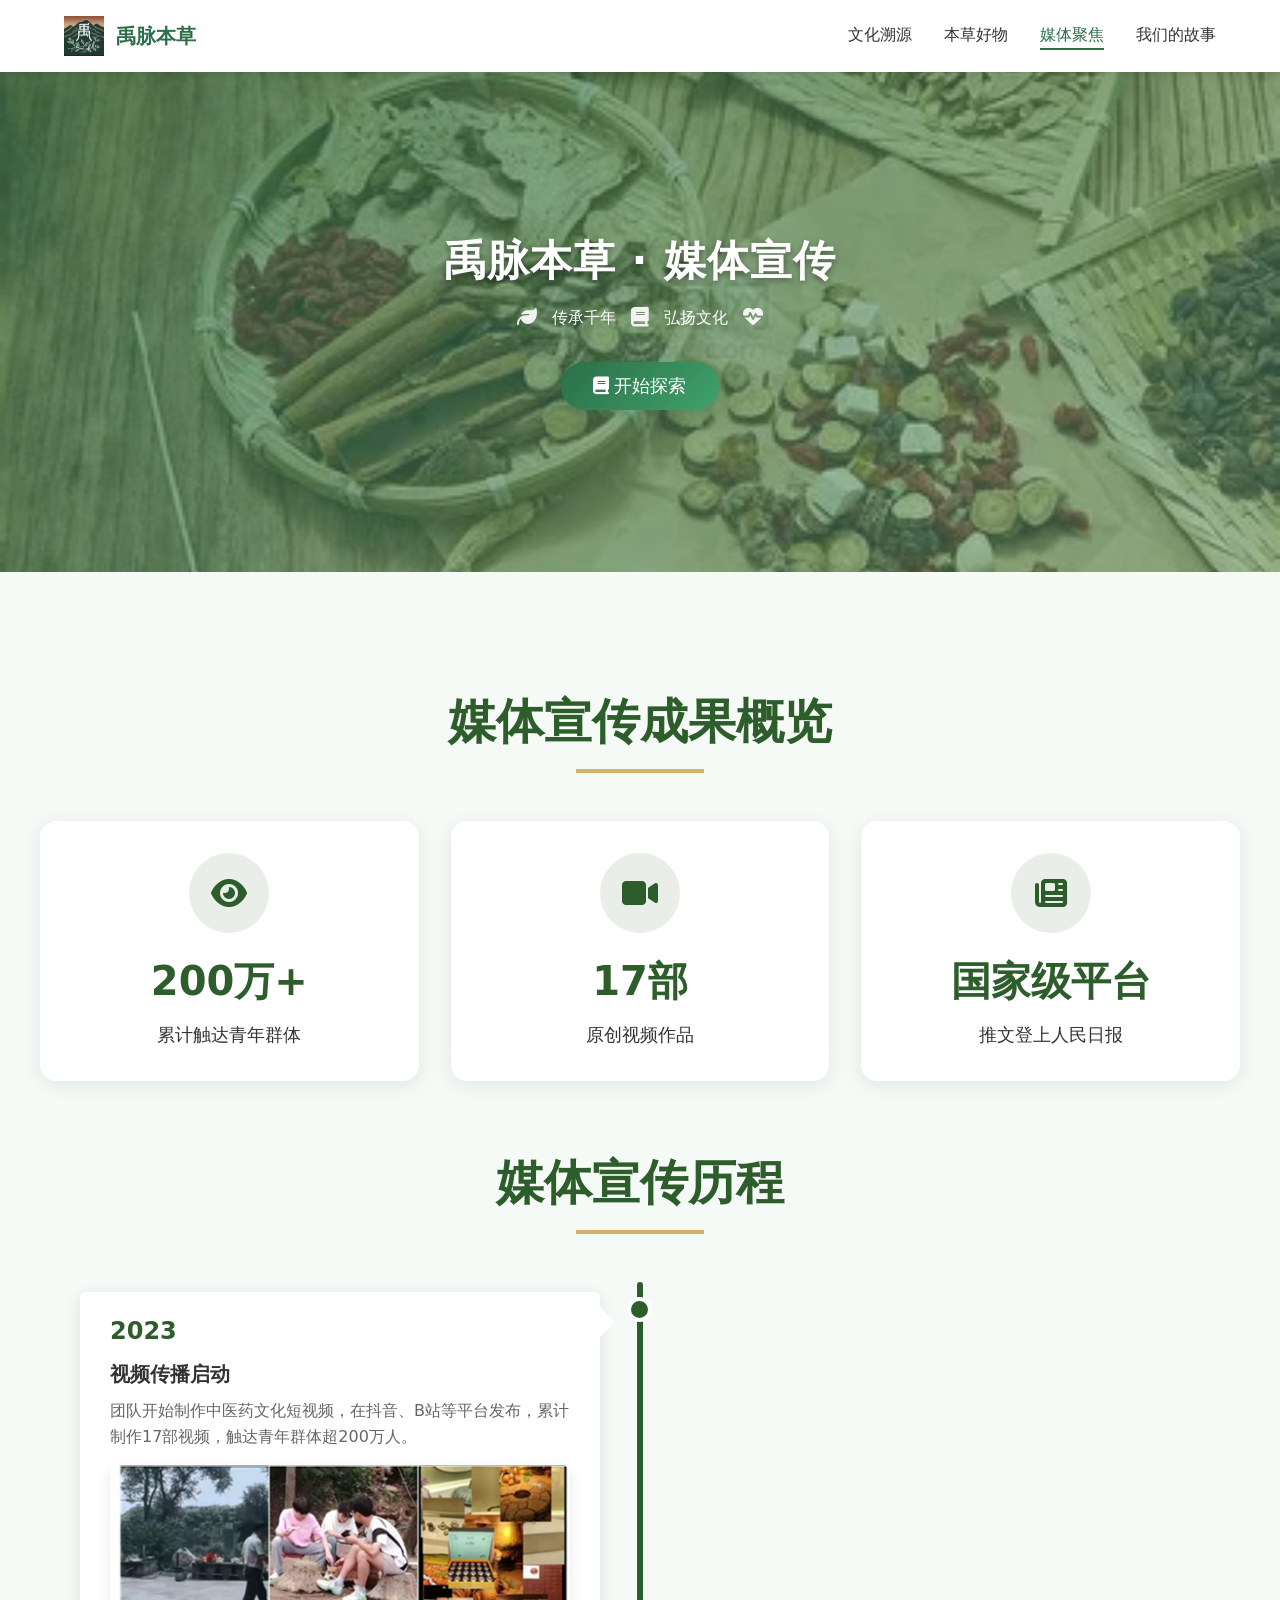
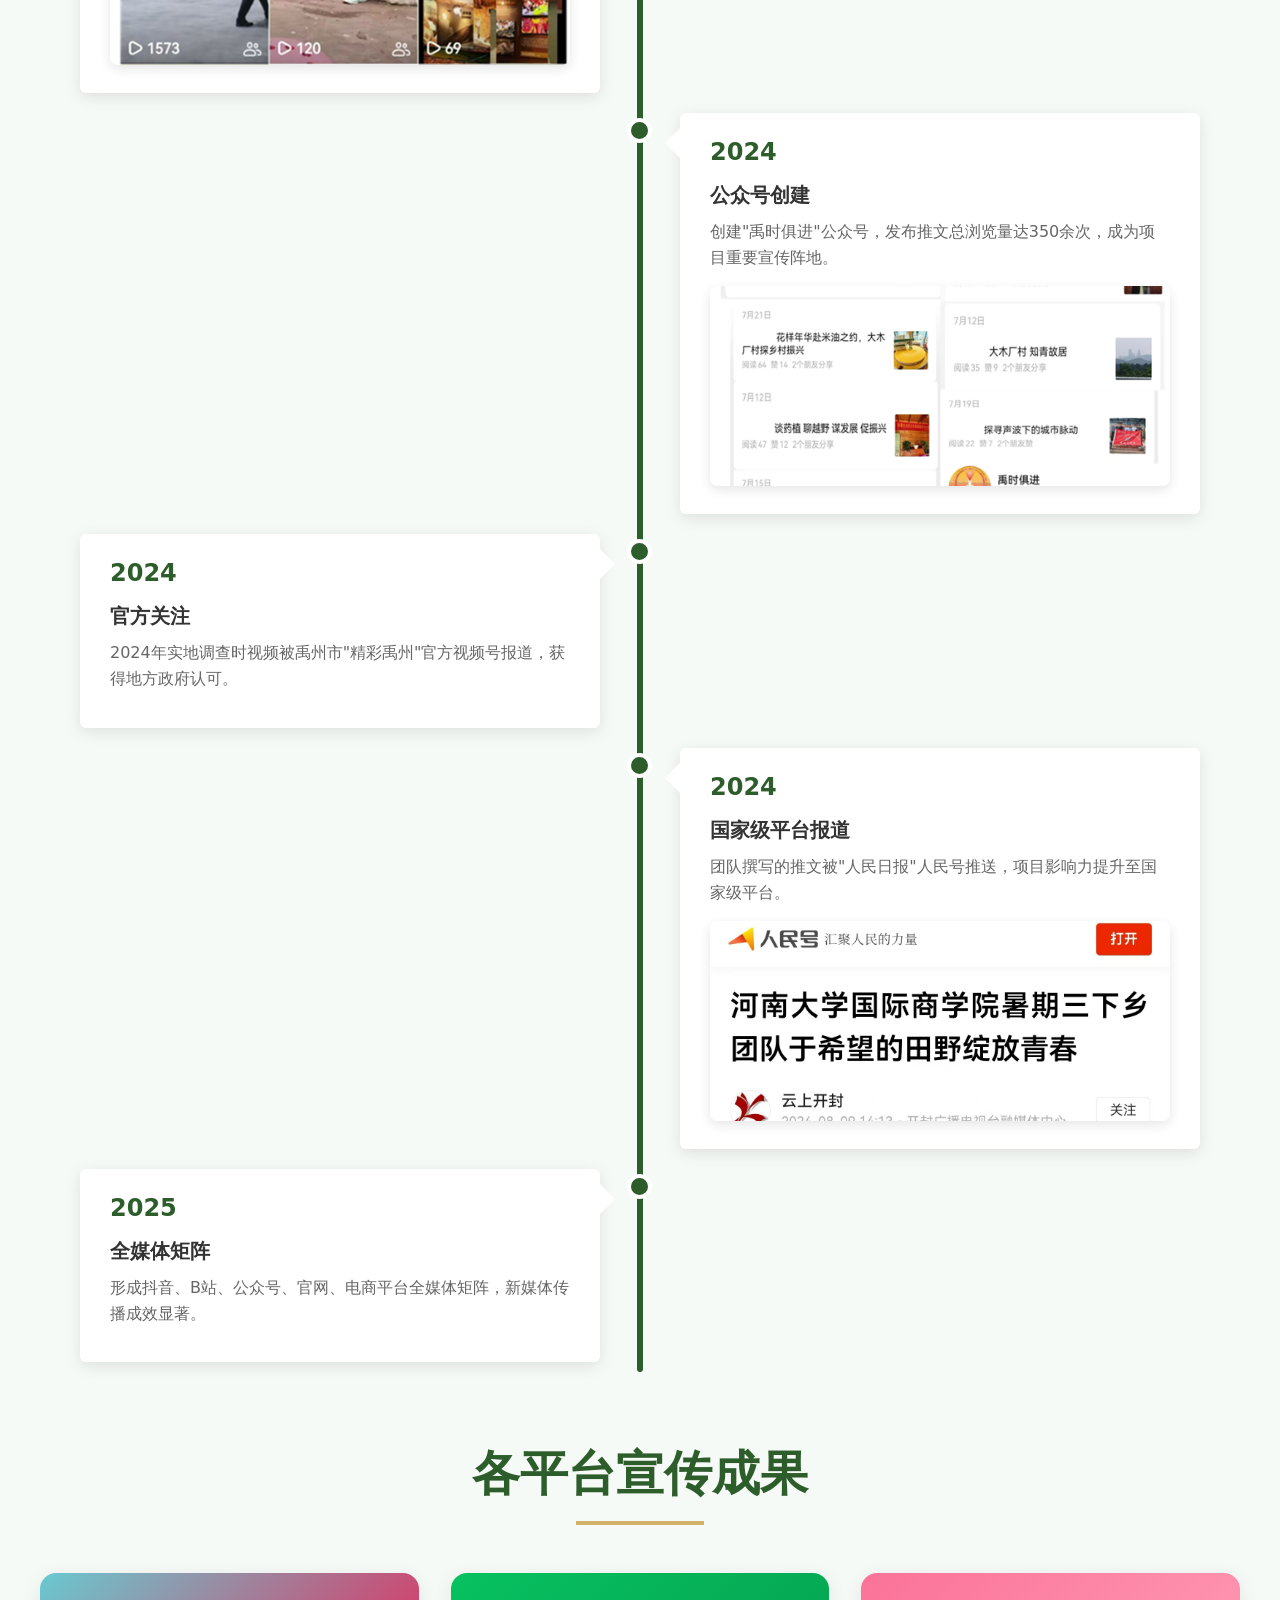
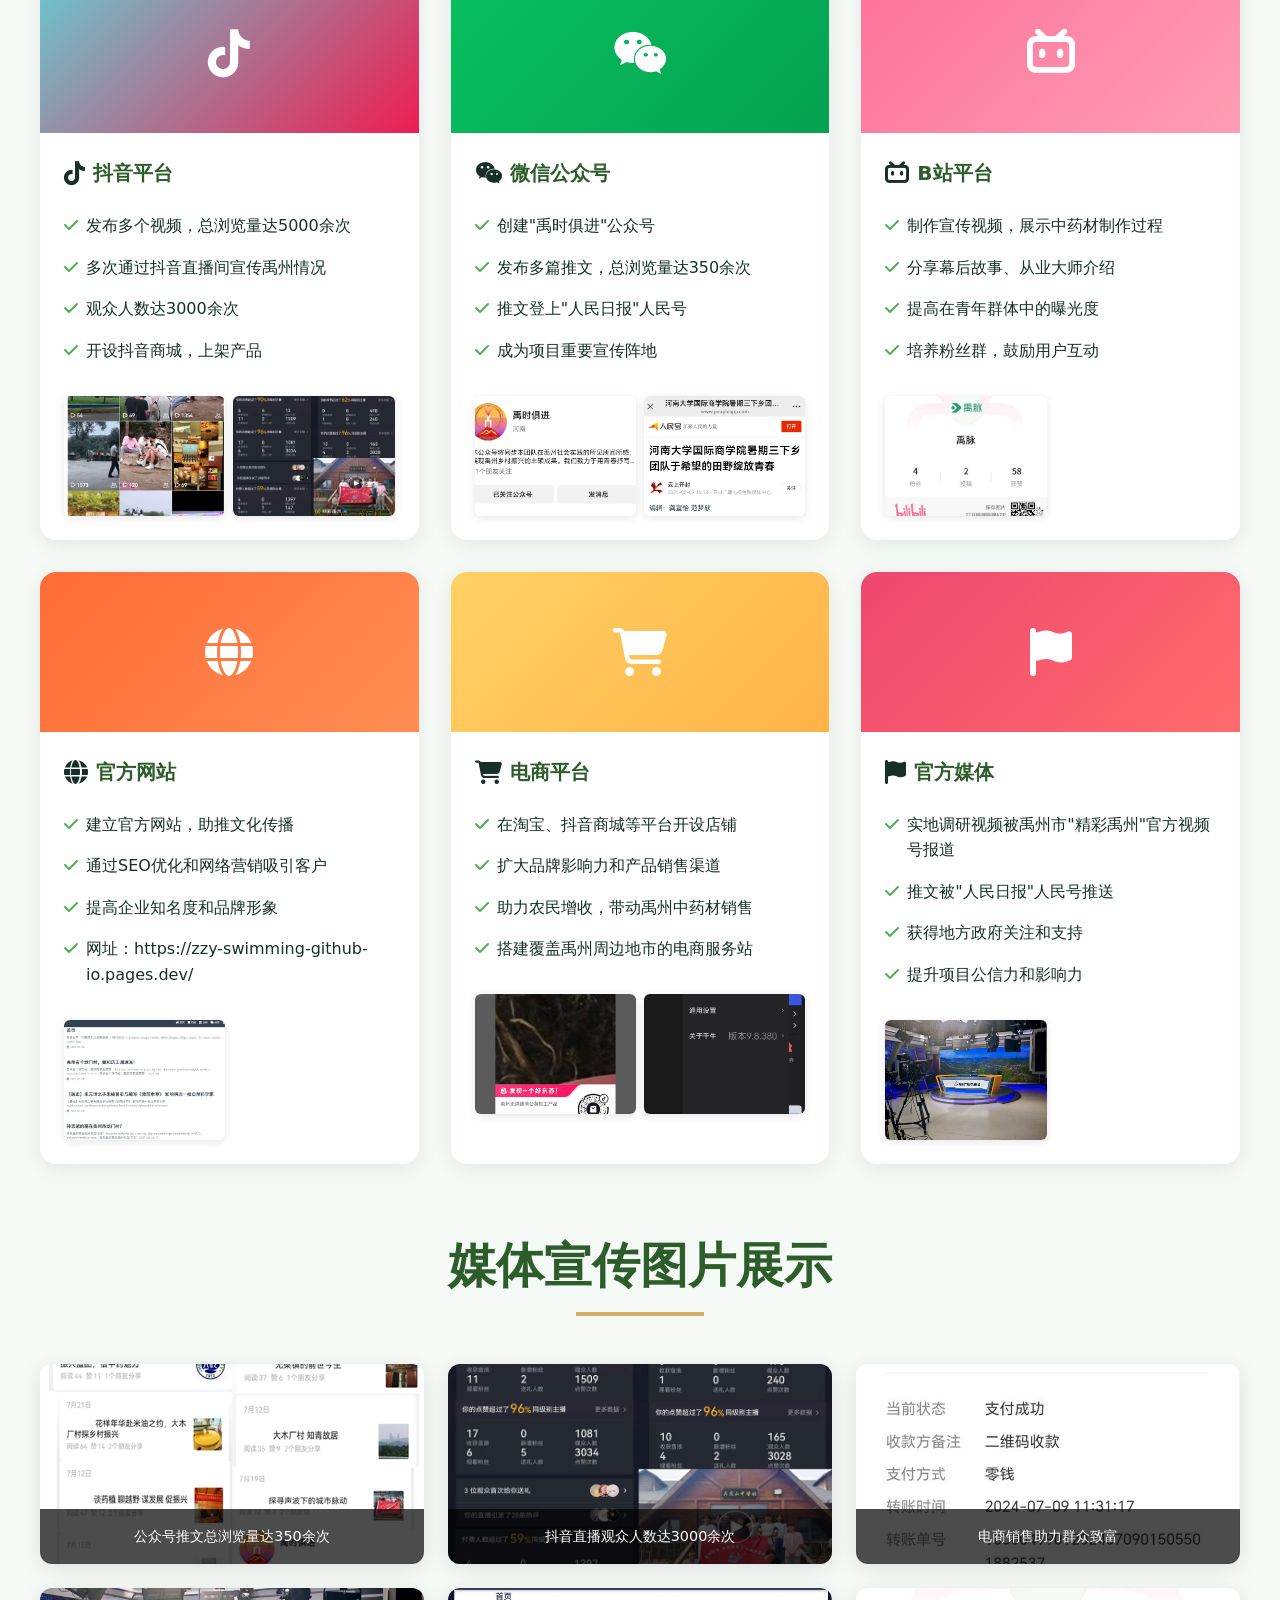
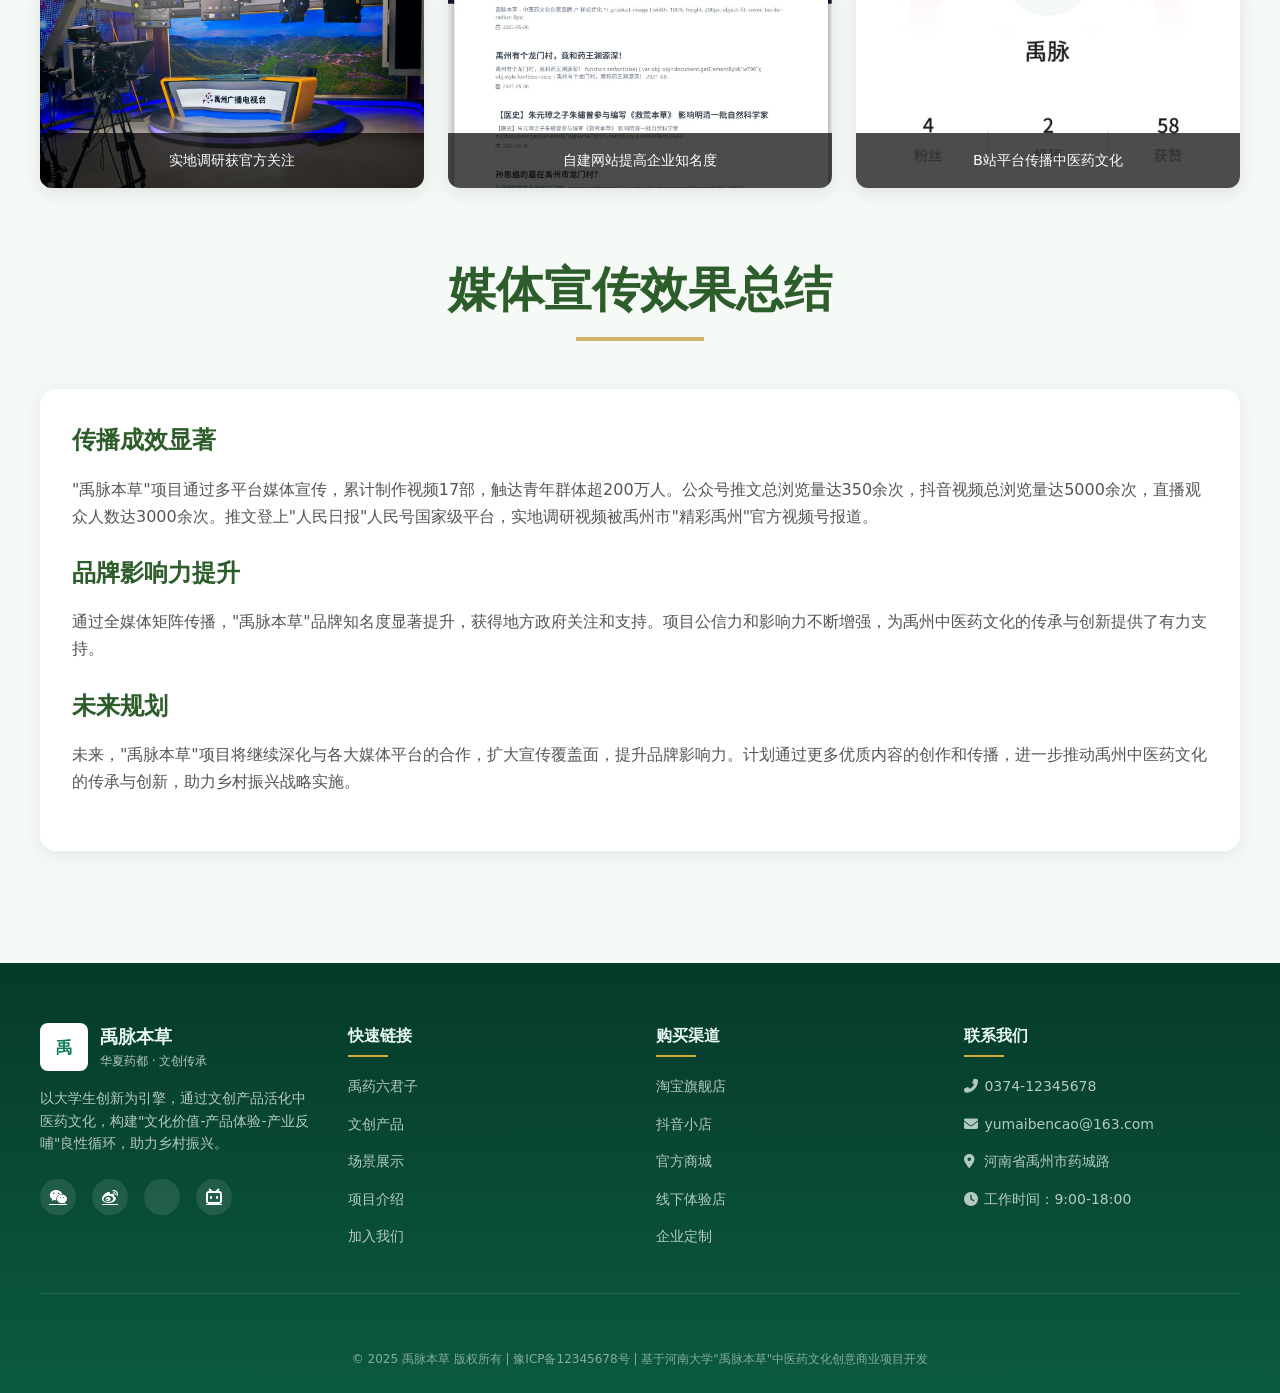
<file: yumaibencao-website/page2_medium/各大媒体宣传成果/媒体宣传成果.html>
<!DOCTYPE html>
<html lang="zh-CN">
<head>
    <meta charset="UTF-8">
    <meta name="viewport" content="width=device-width, initial-scale=1.0">
    <title>禹脉本草 - 媒体宣传报道成果</title>
    <link rel="stylesheet" href="https://cdnjs.cloudflare.com/ajax/libs/font-awesome/6.4.0/css/all.min.css">
    <link rel="stylesheet" href="style.css">
</head>
<body>
    <!-- 导航栏 -->
    <nav class="navbar">
        <div class="navbar-container">
            <div class="logo">
                <img src="../../img/logo.jpg" alt="禹脉本草LOGO">
                <span class="logo-text">禹脉本草</span>
            </div>
            <div class="nav-links">
                <a href="../../culture/index.html">文化溯源</a>
                <a href="../../products/index.html">本草好物</a>
                <a href="../../page2_medium/各大媒体宣传成果/媒体宣传成果.html" class="active">媒体聚焦</a>
                <a href="../../page3_our_story/溯源之旅/我们的故事.html">我们的故事</a>
            </div>
        </div>
    </nav>

    <!-- Banner区 -->
    <section class="banner">
        <img src="./picture/背景.png" alt="禹州中医药文化场景" class="banner-bg">
        <div class="banner-mask"></div>
        <div class="banner-content fade-in" style="opacity: 1; transform: translateY(0px); transition: opacity 0.8s ease 0s, transform 0.8s ease 0s;">
            <h1 class="banner-title">禹脉本草 · 媒体宣传</h1>
            
            <div class="banner-decoration">
                <i class="fa fa-leaf"></i>
                <span>传承千年</span>
                <i class="fa fa-book"></i>
                <span>弘扬文化</span>
                <i class="fa fa-heartbeat"></i>
            </div>
            <button class="banner-btn" onclick="document.getElementById('overview').scrollIntoView()">
                <i class="fa fa-book"></i> 开始探索
            </button>
        </div>
    </section>

    <main class="container">
        <!-- 媒体宣传成果概览 -->
        <section id="overview">
            <div class="section-header">
                <h2>媒体宣传成果概览</h2>
                <div class="divider"></div>
            </div>

            <div class="stats-container">
                <div class="stat-card">
                    <div class="stat-icon">
                        <i class="fas fa-eye"></i>
                    </div>
                    <div class="stat-value">200万+</div>
                    <div class="stat-label">累计触达青年群体</div>
                </div>
                <div class="stat-card">
                    <div class="stat-icon">
                        <i class="fas fa-video"></i>
                    </div>
                    <div class="stat-value">17部</div>
                    <div class="stat-label">原创视频作品</div>
                </div>
                <div class="stat-card">
                    <div class="stat-icon">
                        <i class="fas fa-newspaper"></i>
                    </div>
                    <div class="stat-value">国家级平台</div>
                    <div class="stat-label">推文登上人民日报</div>
                </div>
            </div>
        </section>

        <!-- 媒体宣传时间线 -->
        <section id="timeline-section">
            <div class="section-header">
                <h2>媒体宣传历程</h2>
                <div class="divider"></div>
            </div>

            <div class="timeline">
                <!-- 时间点1 -->
                <div class="timeline-item">
                    <div class="timeline-dot"></div>
                    <div class="timeline-content">
                        <div class="timeline-year">2023</div>
                        <h3 class="timeline-title">视频传播启动</h3>
                        <p class="timeline-description">团队开始制作中医药文化短视频，在抖音、B站等平台发布，累计制作17部视频，触达青年群体超200万人。</p>
                        <div class="timeline-image">
                            <img src="picture/抖音播放量.png" alt="抖音视频截图">
                        </div>
                    </div>
                </div>

                <!-- 时间点2 -->
                <div class="timeline-item">
                    <div class="timeline-dot"></div>
                    <div class="timeline-content">
                        <div class="timeline-year">2024</div>
                        <h3 class="timeline-title">公众号创建</h3>
                        <p class="timeline-description">创建"禹时俱进"公众号，发布推文总浏览量达350余次，成为项目重要宣传阵地。</p>
                        <div class="timeline-image">
                            <img src="picture/公众号浏览.png" alt="公众号截图">
                        </div>
                    </div>
                </div>

                <!-- 时间点3 -->
                <div class="timeline-item">
                    <div class="timeline-dot"></div>
                    <div class="timeline-content">
                        <div class="timeline-year">2024</div>
                        <h3 class="timeline-title">官方关注</h3>
                        <p class="timeline-description">2024年实地调查时视频被禹州市"精彩禹州"官方视频号报道，获得地方政府认可。</p>
                    </div>
                </div>

                <!-- 时间点4 -->
                <div class="timeline-item">
                    <div class="timeline-dot"></div>
                    <div class="timeline-content">
                        <div class="timeline-year">2024</div>
                        <h3 class="timeline-title">国家级平台报道</h3>
                        <p class="timeline-description">团队撰写的推文被"人民日报"人民号推送，项目影响力提升至国家级平台。</p>
                        <div class="timeline-image">
                            <img src="picture/人民日报.png" alt="人民日报报道">
                        </div>
                    </div>
                </div>

                <!-- 时间点5 -->
                <div class="timeline-item">
                    <div class="timeline-dot"></div>
                    <div class="timeline-content">
                        <div class="timeline-year">2025</div>
                        <h3 class="timeline-title">全媒体矩阵</h3>
                        <p class="timeline-description">形成抖音、B站、公众号、官网、电商平台全媒体矩阵，新媒体传播成效显著。</p>
                    </div>
                </div>
            </div>
        </section>

        <!-- 媒体平台成果展示 -->
        <section id="platforms">
            <div class="section-header">
                <h2>各平台宣传成果</h2>
                <div class="divider"></div>
            </div>

            <div class="platforms-grid">
                <!-- 抖音平台 -->
                <div class="platform-card">
                    <div class="platform-header platform-douyin">
                        <i class="fab fa-tiktok"></i>
                    </div>
                    <div class="platform-content">
                        <div class="platform-title">
                            <i class="fab fa-tiktok"></i>
                            <h3>抖音平台</h3>
                        </div>
                        <ul class="platform-list">
                            <li><i class="fas fa-check"></i>发布多个视频，总浏览量达5000余次</li>
                            <li><i class="fas fa-check"></i>多次通过抖音直播间宣传禹州情况</li>
                            <li><i class="fas fa-check"></i>观众人数达3000余次</li>
                            <li><i class="fas fa-check"></i>开设抖音商城，上架产品</li>
                        </ul>
                        <div class="platform-images">
                            <img src="picture/抖音播放量.png" alt="抖音视频截图">
                            <img src="picture/直播数据.png" alt="抖音直播截图">
                        </div>
                    </div>
                </div>

                <!-- 微信公众号 -->
                <div class="platform-card">
                    <div class="platform-header platform-wechat">
                        <i class="fab fa-weixin"></i>
                    </div>
                    <div class="platform-content">
                        <div class="platform-title">
                            <i class="fab fa-weixin"></i>
                            <h3>微信公众号</h3>
                        </div>
                        <ul class="platform-list">
                            <li><i class="fas fa-check"></i>创建"禹时俱进"公众号</li>
                            <li><i class="fas fa-check"></i>发布多篇推文，总浏览量达350余次</li>
                            <li><i class="fas fa-check"></i>推文登上"人民日报"人民号</li>
                            <li><i class="fas fa-check"></i>成为项目重要宣传阵地</li>
                        </ul>
                        <div class="platform-images">
                            <img src="picture/公众号.png" alt="公众号截图">
                            <img src="picture/人民日报.png" alt="人民日报报道">
                        </div>
                    </div>
                </div>

                <!-- B站平台 -->
                <div class="platform-card">
                    <div class="platform-header platform-bilibili">
                        <i class="fab fa-bilibili"></i>
                    </div>
                    <div class="platform-content">
                        <div class="platform-title">
                            <i class="fab fa-bilibili"></i>
                            <h3>B站平台</h3>
                        </div>
                        <ul class="platform-list">
                            <li><i class="fas fa-check"></i>制作宣传视频，展示中药材制作过程</li>
                            <li><i class="fas fa-check"></i>分享幕后故事、从业大师介绍</li>
                            <li><i class="fas fa-check"></i>提高在青年群体中的曝光度</li>
                            <li><i class="fas fa-check"></i>培养粉丝群，鼓励用户互动</li>
                        </ul>
                        <div class="platform-images">
                            <img src="picture/B站.png" alt="B站账号">
                        </div>
                    </div>
                </div>

                <!-- 官方网站 -->
                <div class="platform-card">
                    <div class="platform-header platform-website">
                        <i class="fas fa-globe"></i>
                    </div>
                    <div class="platform-content">
                        <div class="platform-title">
                            <i class="fas fa-globe"></i>
                            <h3>官方网站</h3>
                        </div>
                        <ul class="platform-list">
                            <li><i class="fas fa-check"></i>建立官方网站，助推文化传播</li>
                            <li><i class="fas fa-check"></i>通过SEO优化和网络营销吸引客户</li>
                            <li><i class="fas fa-check"></i>提高企业知名度和品牌形象</li>
                            <li><i class="fas fa-check"></i>网址：https://zzy-swimming-github-io.pages.dev/</li>
                        </ul>
                        <div class="platform-images">
                            <img src="picture/网站.png" alt="网站截图">
                        </div>
                    </div>
                </div>

                <!-- 电商平台 -->
                <div class="platform-card">
                    <div class="platform-header platform-ecommerce">
                        <i class="fas fa-shopping-cart"></i>
                    </div>
                    <div class="platform-content">
                        <div class="platform-title">
                            <i class="fas fa-shopping-cart"></i>
                            <h3>电商平台</h3>
                        </div>
                        <ul class="platform-list">
                            <li><i class="fas fa-check"></i>在淘宝、抖音商城等平台开设店铺</li>
                            <li><i class="fas fa-check"></i>扩大品牌影响力和产品销售渠道</li>
                            <li><i class="fas fa-check"></i>助力农民增收，带动禹州中药材销售</li>
                            <li><i class="fas fa-check"></i>搭建覆盖禹州周边地市的电商服务站</li>
                        </ul>
                        <div class="platform-images">
                            <img src="picture/抖音店铺.png" alt="抖音商城产品">
                            <img src="picture/淘宝店铺.png" alt="淘宝店铺">
                        </div>
                    </div>
                </div>

                <!-- 官方媒体 -->
                <div class="platform-card">
                    <div class="platform-header platform-official">
                        <i class="fas fa-flag"></i>
                    </div>
                    <div class="platform-content">
                        <div class="platform-title">
                            <i class="fas fa-flag"></i>
                            <h3>官方媒体</h3>
                        </div>
                        <ul class="platform-list">
                            <li><i class="fas fa-check"></i>实地调研视频被禹州市"精彩禹州"官方视频号报道</li>
                            <li><i class="fas fa-check"></i>推文被"人民日报"人民号推送</li>
                            <li><i class="fas fa-check"></i>获得地方政府关注和支持</li>
                            <li><i class="fas fa-check"></i>提升项目公信力和影响力</li>
                        </ul>
                        <div class="platform-images">
                            <img src="picture/官方报道.png" alt="官方报道">
                        </div>
                    </div>
                </div>
            </div>
        </section>

        <!-- 媒体宣传图片展示 -->
        <section id="media-gallery">
            <div class="section-header">
                <h2>媒体宣传图片展示</h2>
                <div class="divider"></div>
            </div>

            <div class="gallery-container">
                <div class="gallery-grid">
                    <div class="gallery-item">
                        <img src="picture/公众号浏览.png" alt="公众号推文">
                        <div class="gallery-caption">公众号推文总浏览量达350余次</div>
                    </div>
                    <div class="gallery-item">
                        <img src="picture/直播数据.png" alt="抖音直播">
                        <div class="gallery-caption">抖音直播观众人数达3000余次</div>
                    </div>
                    <div class="gallery-item">
                        <img src="picture/商品采购.png" alt="商品采购">
                        <div class="gallery-caption">电商销售助力群众致富</div>
                    </div>
                    <div class="gallery-item">
                        <img src="picture/官方报道.png" alt="实地调研">
                        <div class="gallery-caption">实地调研获官方关注</div>
                    </div>
                    <div class="gallery-item">
                        <img src="picture/网站.png" alt="网站设计">
                        <div class="gallery-caption">自建网站提高企业知名度</div>
                    </div>
                    <div class="gallery-item">
                        <img src="picture/B站.png" alt="B站账号">
                        <div class="gallery-caption">B站平台传播中医药文化</div>
                    </div>
                </div>
            </div>
        </section>

        <!-- 媒体宣传效果总结 -->
        <section id="summary">
            <div class="section-header">
                <h2>媒体宣传效果总结</h2>
                <div class="divider"></div>
            </div>

            <div class="summary-container">
                <div class="summary-content">
                    <div class="summary-text">
                        <h3>传播成效显著</h3>
                        <p>"禹脉本草"项目通过多平台媒体宣传，累计制作视频17部，触达青年群体超200万人。公众号推文总浏览量达350余次，抖音视频总浏览量达5000余次，直播观众人数达3000余次。推文登上"人民日报"人民号国家级平台，实地调研视频被禹州市"精彩禹州"官方视频号报道。</p>
                        
                        <h3>品牌影响力提升</h3>
                        <p>通过全媒体矩阵传播，"禹脉本草"品牌知名度显著提升，获得地方政府关注和支持。项目公信力和影响力不断增强，为禹州中医药文化的传承与创新提供了有力支持。</p>
                        
                        <h3>未来规划</h3>
                        <p>未来，"禹脉本草"项目将继续深化与各大媒体平台的合作，扩大宣传覆盖面，提升品牌影响力。计划通过更多优质内容的创作和传播，进一步推动禹州中医药文化的传承与创新，助力乡村振兴战略实施。</p>
                    </div>
                </div>
            </div>
        </section>
    </main>

    <!-- 页脚 -->
    <footer class="site-footer">
        <div class="container">
            <div class="footer-inner">
                <div class="footer-column">
                    <div class="footer-logo">
                        <div class="logo-mark small">禹</div>
                        <div>
                            <strong style="font-size:18px;display:block;">禹脉本草</strong>
                            <p style="font-size:12px;color:rgba(255,255,255,0.7);">华夏药都 · 文创传承</p>
                        </div>
                    </div>
                    <p class="footer-desc">
                        以大学生创新为引擎，通过文创产品活化中医药文化，构建"文化价值-产品体验-产业反哺"良性循环，助力乡村振兴。
                    </p>
                    <div class="footer-social">
                        <a href="#"><i class="fa-brands fa-weixin"></i></a>
                        <a href="#"><i class="fa-brands fa-weibo"></i></a>
                        <a href="#"><i class="fa-brands fa-douyin"></i></a>
                        <a href="#"><i class="fa-brands fa-bilibili"></i></a>
                    </div>
                </div>

                <div class="footer-column">
                    <h4>快速链接</h4>
                    <ul class="footer-links">
                        <li><a href="#yuyao">禹药六君子</a></li>
                        <li><a href="#products">文创产品</a></li>
                        <li><a href="#scenes">场景展示</a></li>
                        <li><a href="#about">项目介绍</a></li>
                        <li><a href="#">加入我们</a></li>
                    </ul>
                </div>

                <div class="footer-column">
                    <h4>购买渠道</h4>
                    <ul class="footer-links">
                        <li><a href="#">淘宝旗舰店</a></li>
                        <li><a href="#">抖音小店</a></li>
                        <li><a href="#">官方商城</a></li>
                        <li><a href="#">线下体验店</a></li>
                        <li><a href="#">企业定制</a></li>
                    </ul>
                </div>

                <div class="footer-column">
                    <h4>联系我们</h4>
                    <ul class="footer-links">
                        <li><a href="tel:0374-12345678"><i class="fa-solid fa-phone-alt" style="width:16px;"></i> 0374-12345678</a></li>
                        <li><a href="mailto:yumaibencao@163.com"><i class="fa-solid fa-envelope" style="width:16px;"></i> yumaibencao@163.com</a></li>
                        <li><a href="#"><i class="fa-solid fa-map-marker-alt" style="width:16px;"></i> 河南省禹州市药城路</a></li>
                        <li><a href="#"><i class="fa-solid fa-clock" style="width:16px;"></i> 工作时间：9:00-18:00</a></li>
                    </ul>
                </div>
            </div>

            <div class="footer-bottom">
                <p>© 2025 禹脉本草 版权所有 | 豫ICP备12345678号 | 基于河南大学"禹脉本草"中医药文化创意商业项目开发</p>
            </div>
        </div>
    </footer>

    <!-- 回到顶部按钮 -->
    <div class="back-to-top">
        <i class="fas fa-arrow-up"></i>
    </div>

    <script src="script.js"></script>
</body>
</html>
</file>
<file: yumaibencao-website/css/common.css>
/* 全局重置 */
* {
    margin: 0;
    padding: 0;
    box-sizing: border-box;
    font-family: "Microsoft YaHei", "思源宋体", sans-serif;
}

body {
    background-color: #f9f9f9;
    color: #333;
    line-height: 1.6;
}

/* 导航栏样式 */
.navbar {
    background-color: #fff;
    box-shadow: 0 2px 8px rgba(0, 0, 0, 0.1);
    padding: 1rem 0;
    position: sticky;
    top: 0;
    z-index: 999;
}

.navbar-container {
    width: 90%;
    max-width: 1200px;
    margin: 0 auto;
    display: flex;
    justify-content: space-between;
    align-items: center;
}

.logo {
    display: flex;
    align-items: center;
    gap: 8px;
}

.logo img {
    width: 40px;
    height: 40px;
}

.logo-text {
    font-size: 20px;
    font-weight: bold;
    color: #2c6e49;
    /* 本草绿主色 */
}

.nav-links {
    display: flex;
    gap: 2rem;
}

.nav-links a {
    text-decoration: none;
    color: #333;
    font-size: 16px;
    font-weight: 500;
    transition: color 0.3s;
}

.nav-links a:hover,
.nav-links a.active {
    color: #2c6e49;
    /* 选中/ hover时变本草绿 */
    border-bottom: 2px solid #2c6e49;
}

/* 页脚样式 */
.footer {
    background-color: #f5f5f5;
    padding: 2rem 0;
    margin-top: 3rem;
}

.footer-container {
    width: 90%;
    max-width: 1200px;
    margin: 0 auto;
    display: flex;
    justify-content: space-between;
    flex-wrap: wrap;
    gap: 2rem;
}

.footer-logo {
    display: flex;
    align-items: center;
    gap: 8px;
    margin-bottom: 1rem;
}

.footer-logo img {
    width: 36px;
    height: 36px;
}

.footer-motto {
    font-size: 12px;
    color: #666;
    margin-bottom: 1rem;
}

.footer-contact {
    font-size: 12px;
    color: #666;
    line-height: 1.8;
}

.footer-qrcode img {
    width: 100px;
    height: 100px;
}

.footer-copyright {
    width: 100%;
    text-align: center;
    font-size: 10px;
    color: #999;
    margin-top: 2rem;
    padding-top: 1rem;
    border-top: 1px solid #eee;
}

/* 响应式适配（移动端） */
@media (max-width: 768px) {
    .navbar-container {
        flex-direction: column;
        gap: 1rem;
    }

    .nav-links {
        gap: 1rem;
    }

    .footer-container {
        flex-direction: column;
        align-items: center;
        text-align: center;
    }
}
</file>
<file: yumaibencao-website/culture/css/culture.css>
/* Banner区样式 */
.banner {
    width: 100%;
    height: 500px;
    position: relative;
    overflow: hidden;
    display: flex;
    align-items: center;
    justify-content: center;
}

.banner-bg {
    width: 100%;
    height: 100%;
    object-fit: cover;
    /* 保持图片比例填满容器 */
    transition: transform 0.5s ease;
}

.banner:hover .banner-bg {
    transform: scale(1.05);
}

.banner-mask {
    position: absolute;
    top: 0;
    left: 0;
    width: 100%;
    height: 100%;
    background: linear-gradient(135deg, rgba(44, 110, 73, 0.7), rgba(90, 158, 120, 0.5));
    /* 本草绿渐变蒙版 */
}

.banner-content {
    position: absolute;
    text-align: center;
    color: #fff;
    width: 90%;
    max-width: 800px;
    z-index: 1;
}

.banner-title {
    font-size: 42px;
    font-weight: bold;
    margin-bottom: 1rem;
    text-shadow: 0 3px 6px rgba(0, 0, 0, 0.4);
    line-height: 1.3;
    letter-spacing: 1px;
}

.banner-subtitle {
    font-size: 20px;
    margin-bottom: 2rem;
    text-shadow: 0 2px 4px rgba(0, 0, 0, 0.3);
    font-family: 'SimSun', serif;
}

.banner-decoration {
    display: flex;
    justify-content: center;
    align-items: center;
    gap: 15px;
    margin-bottom: 2rem;
    flex-wrap: wrap;
}

.banner-decoration i {
    font-size: 20px;
    color: #fff;
    opacity: 0.9;
}

.banner-decoration span {
    font-size: 16px;
    color: #fff;
    font-weight: 500;
}

.banner-btn {
    padding: 12px 32px;
    background: linear-gradient(135deg, #2c6e49, #3fa36b);
    /* 本草绿渐变 */
    color: #fff;
    border: none;
    border-radius: 30px;
    font-size: 18px;
    font-weight: 500;
    cursor: pointer;
    transition: all 0.3s ease;
    box-shadow: 0 4px 12px rgba(44, 110, 73, 0.3);
}

.banner-btn:hover {
    background: linear-gradient(135deg, #1e4d31, #2c6e49);
    transform: translateY(-3px);
    box-shadow: 0 8px 20px rgba(44, 110, 73, 0.4);
}

.banner-btn:active {
    transform: translateY(-1px);
}

/* 内容区通用样式 */
.container {
    width: 90%;
    max-width: 1200px;
    margin: 4rem auto;
    position: relative;
}

/* 段落首行缩进样式 */
.container p {
    text-indent: 2em;
    /* 首行缩进2个字符 */
}

/* 特殊情况下不缩进（如引用、卡片内容等） */
.huangdi-quote p,
.story-card p,
.timeline-content p,
.medicine-card p,
.footer p {
    text-indent: 0;
}

/* 容器样式 */
.container {
    width: 100%;
    max-width: 1200px;
    margin: 0 auto;
    padding: 0 20px;
}

/* 页脚样式 */
.site-footer {
    background: linear-gradient(180deg, #063a2a, #0b5a40);
    color: #e8f7ef;
    padding: 60px 0 24px;
}

.footer-inner {
    display: flex;
    flex-wrap: wrap;
    justify-content: space-between;
    gap: 32px;
    margin-bottom: 32px;
    border-bottom: 1px solid rgba(255, 255, 255, 0.1);
    padding-bottom: 32px;
}

.footer-column {
    flex: 1;
    min-width: 200px;
}

.footer-logo {
    display: flex;
    gap: 12px;
    align-items: center;
    margin-bottom: 16px;
}

.logo-mark.small {
    width: 48px;
    height: 48px;
    border-radius: 8px;
    background: #fff;
    color: #0f7a5b;
    display: flex;
    align-items: center;
    justify-content: center;
    font-size: 20px;
    font-weight: 700;
    font-family: "Noto Serif SC", serif;
}

.footer-desc {
    color: rgba(255, 255, 255, 0.7);
    font-size: 14px;
    margin-bottom: 24px;
    max-width: 300px;
}

.footer-social {
    display: flex;
    gap: 16px;
}

.footer-social a {
    width: 36px;
    height: 36px;
    border-radius: 50%;
    background: rgba(255, 255, 255, 0.1);
    display: flex;
    align-items: center;
    justify-content: center;
    color: #fff;
    transition: background 0.2s ease;
    text-decoration: none;
}

.footer-social a:hover {
    background: #d4af37;
}

.footer-column h4 {
    font-size: 16px;
    margin-bottom: 16px;
    position: relative;
    padding-bottom: 8px;
}

.footer-column h4::after {
    content: '';
    position: absolute;
    bottom: 0;
    left: 0;
    width: 40px;
    height: 2px;
    background: #d4af37;
}

.footer-links {
    list-style: none;
}

.footer-links li {
    margin-bottom: 12px;
}

.footer-links a {
    color: rgba(255, 255, 255, 0.7);
    text-decoration: none;
    font-size: 14px;
    transition: color 0.2s ease;
}

.footer-links a:hover {
    color: #d4af37;
}

.footer-bottom {
    text-align: center;
    font-size: 12px;
    color: rgba(255, 255, 255, 0.5);
    padding-top: 24px;
}

/* 响应式调整 */
@media (max-width: 768px) {
    .footer-inner {
        flex-direction: column;
    }
    
    .footer-column {
        min-width: 100%;
    }
}

/* 页脚响应式设计 */
@media (max-width: 768px) {
    .footer-container {
        flex-direction: column;
        text-align: center;
    }
    
    .footer-left,
    .footer-right {
        width: 100%;
    }
    
    .footer-contact {
        align-items: center;
    }
    
    .footer-motto::before,
    .footer-motto::after {
        display: none;
    }
}

.section {
    margin-bottom: 5rem;
    padding: 2rem;
    background: #fff;
    border-radius: 16px;
    box-shadow: 0 8px 32px rgba(0, 0, 0, 0.06);
    position: relative;
    overflow: hidden;
}

.section::before {
    content: '';
    position: absolute;
    top: 0;
    left: 0;
    width: 100%;
    height: 4px;
    background: linear-gradient(90deg, #2c6e49, #5a9e78);
}

.section-title {
    font-size: 28px;
    font-weight: bold;
    color: #2c6e49;
    margin-bottom: 2rem;
    padding-left: 16px;
    border-left: 5px solid #2c6e49;
    /* 左侧绿色短线装饰 */
    position: relative;
}

.section-title::after {
    content: '';
    position: absolute;
    left: 0;
    bottom: -8px;
    width: 60px;
    height: 3px;
    background: #5a9e78;
}

/* 《黄帝内经》模块样式 */
.huangdi-section {
    display: flex;
    flex-wrap: wrap;
    gap: 3rem;
    align-items: center;
}

.huangdi-img {
    flex: 1;
    min-width: 300px;
    position: relative;
}

.huangdi-img::after {
    content: '';
    position: absolute;
    top: 20px;
    left: 20px;
    width: 100%;
    height: 100%;
    background: #2c6e49;
    border-radius: 16px;
    z-index: -1;
}

.huangdi-img img {
    width: 100%;
    max-width: 450px;
    border-radius: 16px;
    box-shadow: 0 8px 24px rgba(0, 0, 0, 0.15);
    transition: all 0.4s ease;
}

.huangdi-content {
    flex: 2;
    min-width: 300px;
}

.huangdi-content h3 {
    font-size: 24px;
    color: #2c6e49;
    margin-bottom: 1.5rem;
    font-weight: 600;
    position: relative;
    padding-bottom: 10px;
}

.huangdi-content h3::after {
    content: '';
    position: absolute;
    left: 0;
    bottom: 0;
    width: 40px;
    height: 3px;
    background: #5a9e78;
}

.huangdi-content p {
    font-size: 17px;
    color: #555;
    margin-bottom: 1.5rem;
    line-height: 1.9;
    text-align: justify;
}

.huangdi-highlights {
    display: flex;
    gap: 20px;
    flex-wrap: wrap;
    margin: 2rem 0;
    justify-content: center;
}

.highlight-item {
    display: flex;
    flex-direction: column;
    align-items: center;
    justify-content: center;
    padding: 20px 15px;
    background: linear-gradient(135deg, #f0f7f3, #e6f0ea);
    border-radius: 12px;
    min-width: 120px;
    text-align: center;
    transition: all 0.3s ease;
    border: 1px solid rgba(90, 158, 120, 0.2);
}

.highlight-item:hover {
    transform: translateY(-5px);
    box-shadow: 0 8px 20px rgba(44, 110, 73, 0.15);
    background: linear-gradient(135deg, #2c6e49, #3fa36b);
    color: #fff;
}

.highlight-item i {
    font-size: 24px;
    margin-bottom: 10px;
    color: #2c6e49;
    transition: color 0.3s ease;
}

.highlight-item:hover i {
    color: #fff;
}

.highlight-item span {
    font-size: 14px;
    font-weight: 500;
    color: #2c6e49;
    transition: color 0.3s ease;
}

.highlight-item:hover span {
    color: #fff;
}

.huangdi-quote {
    background: linear-gradient(135deg, #f0f7f3, #e6f0ea);
    /* 浅本草绿背景渐变 */
    border-left: 5px solid #3fa36b;
    padding: 2rem;
    margin: 2rem 0;
    border-radius: 0 12px 12px 0;
    position: relative;
}

.huangdi-quote::before {
    content: '"';
    position: absolute;
    top: -20px;
    left: 20px;
    font-size: 80px;
    color: rgba(44, 110, 73, 0.1);
    font-family: serif;
}

.huangdi-quote p {
    font-style: italic;
    color: #2c6e49;
    font-size: 18px;
    line-height: 1.8;
    position: relative;
    z-index: 1;
}

.huangdi-quote p:last-child {
    font-size: 16px;
    margin-top: 1rem;
    text-align: right;
    font-weight: 500;
}

/* 孙思邈模块样式 */
.sunsimiao-section {
    display: flex;
    flex-wrap: wrap;
    gap: 3rem;
    align-items: center;
    flex-direction: row-reverse;
    /* 图片在右，文字在左，与上一模块错开 */
}

.sunsimiao-img {
    flex: 1;
    min-width: 300px;
    position: relative;
}

.sunsimiao-img::after {
    content: '';
    position: absolute;
    top: 20px;
    right: 20px;
    width: 100%;
    height: 100%;
    background: #5a9e78;
    border-radius: 16px;
    z-index: -1;
}

.sunsimiao-img img {
    width: 100%;
    max-width: 450px;
    border-radius: 16px;
    box-shadow: 0 8px 24px rgba(0, 0, 0, 0.15);
    transition: all 0.4s ease;
}

.sunsimiao-content {
    flex: 2;
    min-width: 300px;
}

.sunsimiao-content h3 {
    font-size: 24px;
    color: #2c6e49;
    margin-bottom: 1.5rem;
    font-weight: 600;
    position: relative;
    padding-bottom: 10px;
}

.sunsimiao-content h3::after {
    content: '';
    position: absolute;
    left: 0;
    bottom: 0;
    width: 40px;
    height: 3px;
    background: #5a9e78;
}

.sunsimiao-content p {
    font-size: 17px;
    color: #555;
    margin-bottom: 1.5rem;
    line-height: 1.9;
    text-align: justify;
}

.sunsimiao-virtues {
    display: flex;
    gap: 20px;
    flex-wrap: wrap;
    margin: 2rem 0;
    justify-content: center;
}

.virtue-item {
    display: flex;
    flex-direction: column;
    align-items: center;
    justify-content: center;
    padding: 20px 15px;
    background: linear-gradient(135deg, #f0f7f3, #e6f0ea);
    border-radius: 12px;
    min-width: 120px;
    text-align: center;
    transition: all 0.3s ease;
    border: 1px solid rgba(90, 158, 120, 0.2);
}

.virtue-item:hover {
    transform: translateY(-5px);
    box-shadow: 0 8px 20px rgba(44, 110, 73, 0.15);
    background: linear-gradient(135deg, #2c6e49, #3fa36b);
    color: #fff;
}

.virtue-item i {
    font-size: 24px;
    margin-bottom: 10px;
    color: #2c6e49;
    transition: color 0.3s ease;
}

.virtue-item:hover i {
    color: #fff;
}

.virtue-item span {
    font-size: 14px;
    font-weight: 500;
    color: #2c6e49;
    transition: color 0.3s ease;
}

.virtue-item:hover span {
    color: #fff;
}

.sunsimiao-stories {
    margin-top: 2rem;
    display: grid;
    grid-template-columns: repeat(auto-fit, minmax(300px, 1fr));
    gap: 20px;
}

.story-card {
    background: #fff;
    border-radius: 16px;
    padding: 1.8rem;
    box-shadow: 0 4px 16px rgba(0, 0, 0, 0.08);
    border-top: 4px solid #5a9e78;
    /* 钧瓷青蓝色顶部边框 */
    transition: all 0.3s ease;
    position: relative;
    overflow: hidden;
}

.story-card::before {
    content: '';
    position: absolute;
    top: 0;
    left: 0;
    width: 100%;
    height: 100%;
    background: linear-gradient(135deg, rgba(90, 158, 120, 0.05), transparent);
    opacity: 0;
    transition: opacity 0.3s ease;
}

.story-card:hover::before {
    opacity: 1;
}

.story-card h4 {
    font-size: 19px;
    color: #5a9e78;
    margin-bottom: 1rem;
    font-weight: 600;
    display: flex;
    align-items: center;
    gap: 10px;
}

.story-card p {
    font-size: 16px;
    color: #555;
    line-height: 1.8;
}

/* 禹州关联模块样式 */
.relation-section {
    background-color: #fff;
    border-radius: 16px;
    padding: 3rem;
    box-shadow: 0 8px 32px rgba(0, 0, 0, 0.06);
    position: relative;
}

.relation-content {
    display: flex;
    flex-wrap: wrap;
    gap: 3rem;
    align-items: center;
    margin-bottom: 3rem;
}

.relation-text {
    flex: 2;
    min-width: 300px;
}

.relation-text p {
    font-size: 17px;
    color: #555;
    margin-bottom: 1.5rem;
    line-height: 1.9;
    text-align: justify;
}

.relation-map {
    flex: 1;
    min-width: 300px;
    position: relative;
}

.relation-map::after {
    content: '';
    position: absolute;
    top: 20px;
    left: 20px;
    width: 100%;
    height: 100%;
    background: #2c6e49;
    border-radius: 16px;
    z-index: -1;
}

.relation-map img {
    width: 100%;
    max-width: 400px;
    border-radius: 16px;
    box-shadow: 0 8px 24px rgba(0, 0, 0, 0.15);
}

/* 六大药材展示样式 */
.six-medicines {
    margin-top: 4rem;
    padding-top: 2rem;
    border-top: 1px solid rgba(90, 158, 120, 0.2);
}

.six-medicines h3 {
    font-size: 24px;
    color: #2c6e49;
    margin-bottom: 2rem;
    text-align: center;
    font-weight: 600;
}

.medicine-grid {
    display: grid;
    grid-template-columns: repeat(auto-fit, minmax(250px, 1fr));
    gap: 25px;
}

.medicine-card {
    background: linear-gradient(135deg, #f9f9f9, #f0f7f3);
    border-radius: 16px;
    padding: 2rem;
    text-align: center;
    transition: all 0.3s ease;
    border: 1px solid rgba(90, 158, 120, 0.1);
    position: relative;
    overflow: hidden;
}

.medicine-card::before {
    content: '';
    position: absolute;
    top: 0;
    left: 0;
    width: 100%;
    height: 4px;
    background: linear-gradient(90deg, #2c6e49, #5a9e78);
}

.medicine-card:hover {
    transform: translateY(-10px);
    box-shadow: 0 12px 30px rgba(44, 110, 73, 0.2);
    background: #fff;
}

.medicine-icon {
    width: 80px;
    height: 80px;
    background: linear-gradient(135deg, #2c6e49, #3fa36b);
    border-radius: 50%;
    display: flex;
    align-items: center;
    justify-content: center;
    margin: 0 auto 1.5rem;
    box-shadow: 0 4px 12px rgba(44, 110, 73, 0.3);
}

.medicine-icon i {
    font-size: 32px;
    color: #fff;
}

.medicine-card h4 {
    font-size: 20px;
    color: #2c6e49;
    margin-bottom: 1rem;
    font-weight: 600;
}

.medicine-card p {
    font-size: 15px;
    color: #666;
    line-height: 1.7;
}

/* 时间线样式 */
.timeline {
    margin-top: 4rem;
    padding-top: 2rem;
    border-top: 1px solid rgba(90, 158, 120, 0.2);
}

.timeline h3 {
    font-size: 24px;
    color: #2c6e49;
    margin-bottom: 2rem;
    text-align: center;
    font-weight: 600;
}

.timeline-items {
    position: relative;
    max-width: 800px;
    margin: 0 auto;
}

.timeline-items::before {
    content: '';
    position: absolute;
    top: 0;
    left: 50%;
    transform: translateX(-50%);
    width: 3px;
    height: 100%;
    background: linear-gradient(to bottom, #2c6e49, #5a9e78);
}

.timeline-item {
    position: relative;
    margin-bottom: 3rem;
    display: flex;
}

.timeline-item:nth-child(odd) {
    justify-content: flex-end;
}

.timeline-item:nth-child(odd) .timeline-content {
    margin-right: 40px;
    text-align: right;
}

.timeline-item:nth-child(even) {
    justify-content: flex-start;
}

.timeline-item:nth-child(even) .timeline-content {
    margin-left: 40px;
    text-align: left;
}

.timeline-dot {
    position: absolute;
    top: 20px;
    left: 50%;
    transform: translateX(-50%);
    width: 20px;
    height: 20px;
    background: #fff;
    border: 4px solid #2c6e49;
    border-radius: 50%;
    z-index: 1;
    box-shadow: 0 4px 12px rgba(44, 110, 73, 0.3);
}

.timeline-content {
    width: calc(50% - 40px);
    background: #fff;
    padding: 2rem;
    border-radius: 12px;
    box-shadow: 0 6px 20px rgba(0, 0, 0, 0.1);
    transition: all 0.3s ease;
    border: 1px solid rgba(90, 158, 120, 0.1);
}

.timeline-content:hover {
    transform: translateY(-5px);
    box-shadow: 0 12px 30px rgba(44, 110, 73, 0.15);
}

.timeline-content h4 {
    font-size: 18px;
    color: #2c6e49;
    margin-bottom: 0.8rem;
    font-weight: 600;
}

.timeline-content p {
    font-size: 16px;
    color: #555;
    line-height: 1.7;
}

/* 交互动画 */
.card-hover {
    transition: all 0.3s;
}

.card-hover:hover {
    transform: translateY(-5px);
    box-shadow: 0 8px 16px rgba(0, 0, 0, 0.12);
}

/* 响应式适配 */
@media (max-width: 768px) {
    .banner {
        height: 300px;
    }

    .banner-title {
        font-size: 26px;
    }

    .banner-subtitle {
        font-size: 16px;
    }

    .section-title {
        font-size: 22px;
    }

    .huangdi-content h3,
    .sunsimiao-content h3 {
        font-size: 18px;
    }

    .huangdi-content p,
    .sunsimiao-content p {
        font-size: 14px;
    }
}
</file>
<file: yumaibencao-website/page2_medium/各大媒体宣传成果/style.css>
/* 基础样式变量定义 */
:root {
    --primary: #2D5D2A;
    --secondary: #D4B16A;
    --tertiary: #8B5A2B;
    --background: #F5F2EA;
    --text: #333333;
    --container: 1200px;
    --green: #0f7a5b;
    --gold: #d4af37;
    --muted: #6b7a73;
    --bg: #f6faf6;
    --card-bg: #ffffff;
    --shadow: 0 6px 16px rgba(10,30,20,0.06);
}

* {
    box-sizing: border-box;
    margin: 0;
    padding: 0;
}

html, body {
    height: 100%;
    font-family: "Inter", "Noto Serif SC", system-ui, -apple-system, "Segoe UI", Roboto, "Helvetica Neue", Arial;
    background: var(--bg);
    color: #163029;
    -webkit-font-smoothing: antialiased;
    -moz-osx-font-smoothing: grayscale;
    line-height: 1.6;
}

.container {
    width: calc(100% - 32px);
    max-width: var(--container);
    margin: 0 auto;
}

/* Banner区样式 */
.banner {
    width: 100%;
    height: 500px;
    position: relative;
    overflow: hidden;
    display: flex;
    align-items: center;
    justify-content: center;
}

.banner-bg {
    width: 100%;
    height: 100%;
    object-fit: cover;
    /* 保持图片比例填满容器 */
    transition: transform 0.5s ease;
}

.banner:hover .banner-bg {
    transform: scale(1.05);
}

.banner-mask {
    position: absolute;
    top: 0;
    left: 0;
    width: 100%;
    height: 100%;
    background: linear-gradient(135deg, rgba(44, 110, 73, 0.7), rgba(90, 158, 120, 0.5));
    /* 本草绿渐变蒙版 */
}

.banner-content {
    position: absolute;
    text-align: center;
    color: #fff;
    width: 90%;
    max-width: 800px;
    z-index: 1;
}

.banner-title {
    font-size: 42px;
    font-weight: bold;
    margin-bottom: 1rem;
    text-shadow: 0 3px 6px rgba(0, 0, 0, 0.4);
    line-height: 1.3;
    letter-spacing: 1px;
}

.banner-subtitle {
    font-size: 20px;
    margin-bottom: 2rem;
    text-shadow: 0 2px 4px rgba(0, 0, 0, 0.3);
    font-family: 'SimSun', serif;
}

.banner-decoration {
    display: flex;
    justify-content: center;
    align-items: center;
    gap: 15px;
    margin-bottom: 2rem;
    flex-wrap: wrap;
}

.banner-decoration i {
    font-size: 20px;
    color: #fff;
    opacity: 0.9;
}

.banner-decoration span {
    font-size: 16px;
    color: #fff;
    font-weight: 500;
}

.banner-btn {
    padding: 12px 32px;
    background: linear-gradient(135deg, #2c6e49, #3fa36b);
    /* 本草绿渐变 */
    color: #fff;
    border: none;
    border-radius: 30px;
    font-size: 18px;
    font-weight: 500;
    cursor: pointer;
    transition: all 0.3s ease;
    box-shadow: 0 4px 12px rgba(44, 110, 73, 0.3);
}

.banner-btn:hover {
    background: linear-gradient(135deg, #1e4d31, #2c6e49);
    transform: translateY(-3px);
    box-shadow: 0 8px 20px rgba(44, 110, 73, 0.4);
}

.banner-btn:active {
    transform: translateY(-1px);
}

/* 导航栏样式 */
.navbar {
    background-color: #fff;
    box-shadow: 0 2px 8px rgba(0, 0, 0, 0.1);
    padding: 1rem 0;
    position: sticky;
    top: 0;
    z-index: 999;
}

.navbar-container {
    width: 90%;
    max-width: 1200px;
    margin: 0 auto;
    display: flex;
    justify-content: space-between;
    align-items: center;
}

.logo {
    display: flex;
    align-items: center;
    gap: 8px;
}

.logo img {
    width: 40px;
    height: 40px;
}

.logo-text {
    font-size: 20px;
    font-weight: bold;
    color: #2c6e49;
    /* 本草绿主色 */
}

.nav-links {
    display: flex;
    gap: 2rem;
}

.nav-links a {
    text-decoration: none;
    color: #333;
    font-size: 16px;
    font-weight: 500;
    transition: color 0.3s;
}

.nav-links a:hover,
.nav-links a.active {
    color: #2c6e49;
    /* 选中/ hover时变本草绿 */
    border-bottom: 2px solid #2c6e49;
}

/* 头部导航 */
.site-header {
    background: linear-gradient(180deg, #ffffff, #f4fbf7);
    border-bottom: 1px solid rgba(15, 122, 91, 0.1);
    position: sticky;
    top: 0;
    z-index: 40;
}

.header-inner {
    display: flex;
    align-items: center;
    justify-content: space-between;
    gap: 16px;
    padding: 14px 0;
}

/* Logo样式 */
.logo {
    display: flex;
    gap: 12px;
    align-items: center;
}

.logo-img {
    height: 56px;
    width: auto;
    object-fit: contain;
}

.logo-text {
    display: flex;
    flex-direction: column;
}

.logo-text strong {
    display: block;
    font-size: 18px;
    font-family: "Noto Serif SC", serif;
    color: var(--green);
    letter-spacing: 0.5px;
}

.logo-sub {
    font-size: 12px;
    color: var(--muted);
    letter-spacing: 0.3px;
}

/* 导航样式 */
.main-nav ul {
    display: flex;
    list-style: none;
    gap: clamp(12px, 3vw, 24px);
    align-items: center;
    flex-wrap: wrap;
}

.main-nav a {
    color: #234b3f;
    text-decoration: none;
    font-weight: 500;
    font-size: clamp(14px, 2vw, 16px);
    padding: 8px clamp(8px, 1.5vw, 12px);
    border-radius: 6px;
    transition: all 0.2s ease;
    position: relative;
    white-space: nowrap;
}

.main-nav a:hover, 
.main-nav .active a {
    background: rgba(15, 122, 91, 0.08);
    color: var(--green);
}

.main-nav .active a::after {
    content: '';
    position: absolute;
    bottom: 0;
    left: 0;
    width: 100%;
    height: 2px;
    background-color: var(--green);
}

.main-nav ul li:last-child a {
    background: var(--green);
    color: white !important;
    padding: clamp(8px, 1.5vw, 10px) clamp(16px, 3vw, 20px);
    transition: all 0.3s ease;
}

.main-nav ul li:last-child a:hover {
    background: #0b5a40;
    transform: translateY(-1px);
    box-shadow: 0 4px 8px rgba(15, 122, 91, 0.15);
}

/* 移动端导航按钮样式 */
.nav-toggle {
    display: none;
    background: transparent;
    border: 0;
    font-size: 24px;
    color: var(--green);
    cursor: pointer;
    padding: 4px 8px;
    border-radius: 4px;
    transition: background 0.2s ease;
}

.nav-toggle:hover {
    background: rgba(15, 122, 91, 0.08);
}

/* 移动端导航优化 */
@media (max-width: 768px) {
    .main-nav {
        position: absolute;
        top: 100%;
        left: 0;
        right: 0;
        background: white;
        border-bottom: 1px solid rgba(15, 122, 91, 0.1);
        box-shadow: var(--shadow);
        max-height: 0;
        overflow: hidden;
        transition: max-height 0.3s ease-out;
    }

    .main-nav.active {
        max-height: 500px;
    }

    .main-nav ul {
        flex-direction: column;
        gap: 0;
        padding: 12px 0;
    }

    .main-nav li {
        width: 100%;
        text-align: center;
    }

    .main-nav a {
        font-size: clamp(14px, 4vw, 16px);
        padding: 10px clamp(10px, 3vw, 15px);
        display: block;
    }

    .main-nav a:hover, 
    .main-nav .active a {
        background: rgba(15, 122, 91, 0.08);
        color: var(--green);
    }

    .main-nav .active a::after {
        display: none;
    }

    .main-nav ul li:last-child a {
        padding: clamp(10px, 3vw, 12px) clamp(20px, 5vw, 24px);
        margin: 8px 20px;
        border-radius: 6px;
    }

    .main-nav ul li:last-child a:hover {
        background: #0b5a40;
        transform: translateY(-1px);
    }

    .nav-toggle {
        display: block;
    }

    .logo-img {
        height: 48px;
    }

    .logo-text strong {
        font-size: 16px;
    }
}

/* 小屏手机适配 */
@media (max-width: 375px) {
    .header-inner {
        padding: 10px 0;
    }

    .logo {
        gap: clamp(6px, 2vw, 8px);
    }

    .logo-img {
        height: clamp(40px, 12vw, 44px);
    }

    .logo-text strong {
        font-size: clamp(14px, 4vw, 15px);
    }

    .logo-sub {
        font-size: clamp(10px, 3vw, 11px);
    }
}

/* 页面标题样式 */
.page-header {
    position: relative;
    padding: 6rem 0;
    text-align: center;
    overflow: hidden;
    background-image: url('picture/页面开头.png');
    background-size: cover;
    background-position: center;
    background-repeat: no-repeat;
    transition: transform 0.8s ease;
}

.page-header::before {
    content: '';
    position: absolute;
    top: 0;
    left: 0;
    width: 100%;
    height: 100%;
    background: linear-gradient(135deg, rgba(45, 93, 42, 0.3), rgba(212, 175, 106, 0.2));
    z-index: 1;
}

.page-header:hover {
    transform: scale(1.05);
}

.header-content {
    display: flex;
    flex-direction: column;
    align-items: center;
    position: relative;
    z-index: 2;
}

.header-logo {
    width: 120px;
    height: 120px;
    border-radius: 50%;
    margin-bottom: 1.5rem;
    box-shadow: 0 4px 20px rgba(0, 0, 0, 0.1);
    object-fit: cover;
}

.page-header h1 {
    font-size: clamp(2rem, 5vw, 3.5rem);
    font-family: "Noto Serif SC", serif;
    font-weight: bold;
    color: white;
    margin-bottom: 1rem;
    text-shadow: 2px 2px 4px rgba(0, 0, 0, 0.5);
}

.page-header .divider {
    width: 8rem;
    height: 0.25rem;
    background: var(--secondary);
    margin: 0 auto 1.5rem;
}

.page-header p {
    font-size: 1.25rem;
    color: white;
    max-width: 48rem;
    margin: 0 auto;
    text-shadow: 1px 1px 3px rgba(0, 0, 0, 0.5);
}

/* 主要内容区域 */
main {
    padding: 3rem 0;
}

section {
    margin-bottom: 4rem;
}

.section-header {
    text-align: center;
    margin-bottom: 3rem;
}

.section-header h2 {
    font-size: clamp(1.8rem, 4vw, 3rem);
    font-family: "Noto Serif SC", serif;
    font-weight: bold;
    color: var(--primary);
    margin-bottom: 0.5rem;
}

.section-header .divider {
    width: 8rem;
    height: 0.25rem;
    background: var(--secondary);
    margin: 0 auto;
}

/* 统计卡片 */
.stats-container {
    display: grid;
    grid-template-columns: repeat(auto-fit, minmax(250px, 1fr));
    gap: 2rem;
    margin-bottom: 3rem;
}

.stat-card {
    background: white;
    border-radius: 1rem;
    box-shadow: 0 4px 20px rgba(0, 0, 0, 0.08);
    padding: 2rem;
    text-align: center;
    transition: transform 0.3s ease, box-shadow 0.3s ease;
}

.stat-card:hover {
    transform: translateY(-5px);
    box-shadow: 0 10px 25px rgba(0, 0, 0, 0.15);
}

.stat-icon {
    width: 5rem;
    height: 5rem;
    background: rgba(45, 93, 42, 0.1);
    border-radius: 50%;
    display: flex;
    align-items: center;
    justify-content: center;
    margin: 0 auto 1rem;
}

.stat-icon i {
    font-size: 2rem;
    color: var(--primary);
}

.stat-value {
    font-size: 2.5rem;
    font-weight: bold;
    color: var(--primary);
    margin-bottom: 0.5rem;
}

.stat-label {
    color: var(--text);
    font-size: 1.1rem;
}

/* 时间轴样式 */
.timeline {
    position: relative;
    max-width: 1200px;
    margin: 0 auto;
}

.timeline::after {
    content: '';
    position: absolute;
    width: 6px;
    background-color: var(--primary);
    top: 0;
    bottom: 0;
    left: 50%;
    margin-left: -3px;
    border-radius: 10px;
}

.timeline-item {
    padding: 10px 40px;
    position: relative;
    width: 50%;
    box-sizing: border-box;
}

.timeline-item:nth-child(odd) {
    left: 0;
}

.timeline-item:nth-child(even) {
    left: 50%;
}

.timeline-content {
    padding: 20px 30px;
    background-color: white;
    position: relative;
    border-radius: 6px;
    box-shadow: 0 4px 16px rgba(0, 0, 0, 0.1);
    transition: transform 0.3s ease;
}

.timeline-content:hover {
    transform: translateY(-5px);
}

.timeline-item:nth-child(odd) .timeline-content::after {
    content: " ";
    position: absolute;
    top: 15px;
    right: -15px;
    border-width: 15px 0 15px 15px;
    border-style: solid;
    border-color: transparent transparent transparent white;
}

.timeline-item:nth-child(even) .timeline-content::after {
    content: " ";
    position: absolute;
    top: 15px;
    left: -15px;
    border-width: 15px 15px 15px 0;
    border-style: solid;
    border-color: transparent white transparent transparent;
}

.timeline-dot {
    content: '';
    position: absolute;
    width: 25px;
    height: 25px;
    right: -12px;
    background-color: var(--primary);
    border: 4px solid white;
    top: 15px;
    border-radius: 50%;
    z-index: 1;
}

.timeline-item:nth-child(even) .timeline-dot {
    left: -13px;
}

.timeline-year {
    font-weight: bold;
    font-size: 1.5rem;
    color: var(--primary);
    margin-bottom: 0.5rem;
}

.timeline-title {
    font-size: 1.25rem;
    font-weight: bold;
    margin-bottom: 0.5rem;
    color: var(--text);
}

.timeline-description {
    color: #666;
    line-height: 1.6;
    margin-bottom: 1rem;
}

.timeline-image {
    margin-top: 1rem;
}

.timeline-image img {
    width: 100%;
    max-height: 200px;
    object-fit: cover;
    border-radius: 8px;
    box-shadow: 0 4px 12px rgba(0, 0, 0, 0.1);
}

/* 平台卡片 */
.platforms-grid {
    display: grid;
    grid-template-columns: repeat(auto-fill, minmax(300px, 1fr));
    gap: 2rem;
}

.platform-card {
    background: white;
    border-radius: 1rem;
    overflow: hidden;
    box-shadow: 0 4px 20px rgba(0, 0, 0, 0.08);
    transition: transform 0.3s ease, box-shadow 0.3s ease;
}

.platform-card:hover {
    transform: translateY(-5px);
    box-shadow: 0 10px 25px rgba(0, 0, 0, 0.15);
}

.platform-header {
    height: 10rem;
    display: flex;
    align-items: center;
    justify-content: center;
    color: white;
    font-size: 3rem;
}

.platform-content {
    padding: 1.5rem;
}

.platform-title {
    display: flex;
    align-items: center;
    margin-bottom: 1rem;
}

.platform-title i {
    font-size: 1.5rem;
    margin-right: 0.5rem;
}

.platform-title h3 {
    font-size: 1.25rem;
    font-weight: bold;
    color: var(--primary);
}

.platform-list {
    list-style-type: none;
    margin-bottom: 1.5rem;
}

.platform-list li {
    padding: 0.5rem 0;
    display: flex;
    align-items: flex-start;
}

.platform-list li i {
    color: #4CAF50;
    margin-right: 0.5rem;
    margin-top: 0.25rem;
}

.platform-images {
    display: grid;
    grid-template-columns: 1fr 1fr;
    gap: 0.5rem;
}

.platform-images img {
    width: 100%;
    height: 120px;
    object-fit: cover;
    border-radius: 6px;
    box-shadow: 0 2px 8px rgba(0, 0, 0, 0.1);
}

.placeholder {
    background: #f0f0f0;
    display: flex;
    align-items: center;
    justify-content: center;
    color: #999;
    font-size: 0.9rem;
}

/* 平台特定颜色 */
.platform-douyin {
    background: linear-gradient(135deg, #69C9D0, #EE1D52);
}

.platform-wechat {
    background: linear-gradient(135deg, #07C160, #05A150);
}

.platform-bilibili {
    background: linear-gradient(135deg, #FB7299, #FF9DB5);
}

.platform-website {
    background: linear-gradient(135deg, #FF6B35, #FF8E53);
}

.platform-ecommerce {
    background: linear-gradient(135deg, #FFD166, #FFB347);
}

.platform-official {
    background: linear-gradient(135deg, #EF476F, #FF6B6B);
}

/* 媒体宣传图片展示 */
.gallery-container {
    margin-top: 2rem;
}

.gallery-grid {
    display: grid;
    grid-template-columns: repeat(auto-fill, minmax(300px, 1fr));
    gap: 1.5rem;
}

.gallery-item {
    position: relative;
    border-radius: 12px;
    overflow: hidden;
    box-shadow: 0 4px 20px rgba(0, 0, 0, 0.1);
    transition: transform 0.3s ease;
    cursor: pointer;
}

.gallery-item:hover {
    transform: translateY(-5px);
}

.gallery-item img {
    width: 100%;
    height: 200px;
    object-fit: cover;
    display: block;
}

.gallery-caption {
    position: absolute;
    bottom: 0;
    left: 0;
    right: 0;
    background: rgba(0, 0, 0, 0.7);
    color: white;
    padding: 1rem;
    text-align: center;
    font-size: 0.9rem;
}

/* 媒体宣传效果总结 */
.summary-container {
    background: white;
    border-radius: 1rem;
    box-shadow: 0 4px 20px rgba(0, 0, 0, 0.08);
    overflow: hidden;
}

.summary-content {
    display: block;
    padding: 2rem;
}

.summary-text h3 {
    color: var(--primary);
    margin-bottom: 1rem;
    font-size: 1.5rem;
}

.summary-text p {
    margin-bottom: 1.5rem;
    line-height: 1.7;
    color: #555;
}

/* 页脚样式 */
.site-footer{
    background:linear-gradient(180deg,#063a2a,#0b5a40);
    color:#e8f7ef;
    padding:60px 0 24px;
}
.footer-inner{
    display:flex;
    flex-wrap:wrap;
    justify-content:space-between;
    gap:32px;
    margin-bottom:32px;
    border-bottom:1px solid rgba(255,255,255,0.1);
    padding-bottom:32px;
}
.footer-column{
    flex:1;
    min-width:200px;
}
.footer-logo{
    display:flex;
    gap:12px;
    align-items:center;
    margin-bottom:16px;
}
.logo-mark.small{
    width:48px;
    height:48px;
    border-radius:8px;
    background:#fff;
    color:var(--green);
    display:flex;
    align-items:center;
    justify-content:center;
    font-weight:700;
    font-family: "Noto Serif SC", serif;
}
.footer-desc{
    color:rgba(255,255,255,0.7);
    font-size:14px;
    margin-bottom:24px;
    max-width:300px;
}
.footer-social{
    display:flex;
    gap:16px;
}
.footer-social a{
    width:36px;
    height:36px;
    border-radius:50%;
    background:rgba(255,255,255,0.1);
    display:flex;
    align-items:center;
    justify-content:center;
    color:#fff;
    transition:background 0.2s ease;
}
.footer-social a:hover{
    background:var(--gold);
}

.footer-column h4{
    font-size:16px;
    margin-bottom:16px;
    position:relative;
    padding-bottom:8px;
}
.footer-column h4::after{
    content:'';
    position:absolute;
    bottom:0;
    left:0;
    width:40px;
    height:2px;
    background:var(--gold);
}
.footer-links{
    list-style:none;
}
.footer-links li{
    margin-bottom:12px;
}
.footer-links a{
    color:rgba(255,255,255,0.7);
    text-decoration:none;
    font-size:14px;
    transition:color 0.2s ease;
}
.footer-links a:hover{
    color:var(--gold);
}

.footer-bottom{
    text-align:center;
    font-size:12px;
    color:rgba(255,255,255,0.5);
    padding-top:24px;
}

.social-links {
    display: flex;
    gap: 1rem;
}

.social-links a {
    display: flex;
    align-items: center;
    justify-content: center;
    width: 2.5rem;
    height: 2.5rem;
    border-radius: 50%;
    background: rgba(255, 255, 255, 0.1);
    color: white;
    transition: all 0.3s ease;
}

.social-links a:hover {
    background: var(--secondary);
    transform: translateY(-3px);
}

/* 回到顶部按钮 */
.back-to-top {
    position: fixed;
    bottom: 2rem;
    right: 2rem;
    width: 3rem;
    height: 3rem;
    border-radius: 50%;
    background: var(--primary);
    color: white;
    display: flex;
    align-items: center;
    justify-content: center;
    cursor: pointer;
    opacity: 0;
    visibility: hidden;
    transition: all 0.3s ease;
    box-shadow: 0 4px 12px rgba(0, 0, 0, 0.15);
    z-index: 100;
}

.back-to-top.visible {
    opacity: 1;
    visibility: visible;
}

.back-to-top:hover {
    background: var(--secondary);
    transform: translateY(-3px);
}

/* 页面加载动画 */
@keyframes fadeIn {
    from { opacity: 0; transform: translateY(20px); }
    to { opacity: 1; transform: translateY(0); }
}

.fade-in {
    animation: fadeIn 0.8s ease-out forwards;
}

.delay-1 { animation-delay: 0.2s; }
.delay-2 { animation-delay: 0.4s; }
.delay-3 { animation-delay: 0.6s; }

.huiyi-dialog-parent-no-scroll{
    overflow: hidden !important;
}

/* 模态框样式 */
.modal {
    position: fixed;
    top: 0;
    left: 0;
    width: 100%;
    height: 100%;
    background: rgba(0, 0, 0, 0.8);
    display: flex;
    align-items: center;
    justify-content: center;
    z-index: 1000;
    opacity: 0;
    transition: opacity 0.3s ease;
}

.modal.active {
    opacity: 1;
}

.modal-content {
    position: relative;
    max-width: 90%;
    max-height: 90%;
    background: white;
    border-radius: 12px;
    overflow: hidden;
    transform: scale(0.8);
    transition: transform 0.3s ease;
}

.modal.active .modal-content {
    transform: scale(1);
}

.modal-content img {
    max-width: 100%;
    max-height: 70vh;
    display: block;
}

.modal-caption {
    padding: 1rem;
    text-align: center;
    color: #333;
}

.close {
    position: absolute;
    top: 10px;
    right: 15px;
    color: white;
    font-size: 2rem;
    cursor: pointer;
    z-index: 10;
}

/* 响应式调整 */
@media (max-width: 768px) {
    .timeline::after {
        left: 31px;
    }

    .timeline-item {
        width: 100%;
        padding-left: 70px;
        padding-right: 25px;
    }

    .timeline-item:nth-child(even) {
        left: 0;
    }

    .timeline-dot {
        left: 18px;
        right: auto;
    }

    .timeline-item:nth-child(odd) .timeline-content::after,
    .timeline-item:nth-child(even) .timeline-content::after {
        left: -15px;
        right: auto;
        border-width: 15px 15px 15px 0;
        border-color: transparent white transparent transparent;
    }

    .summary-content {
        grid-template-columns: 1fr;
    }

    .platform-images {
        grid-template-columns: 1fr;
    }

    .gallery-grid {
        grid-template-columns: repeat(auto-fill, minmax(250px, 1fr));
    }
    
    .page-header {
        padding: 4rem 0;
    }
}
</file>
